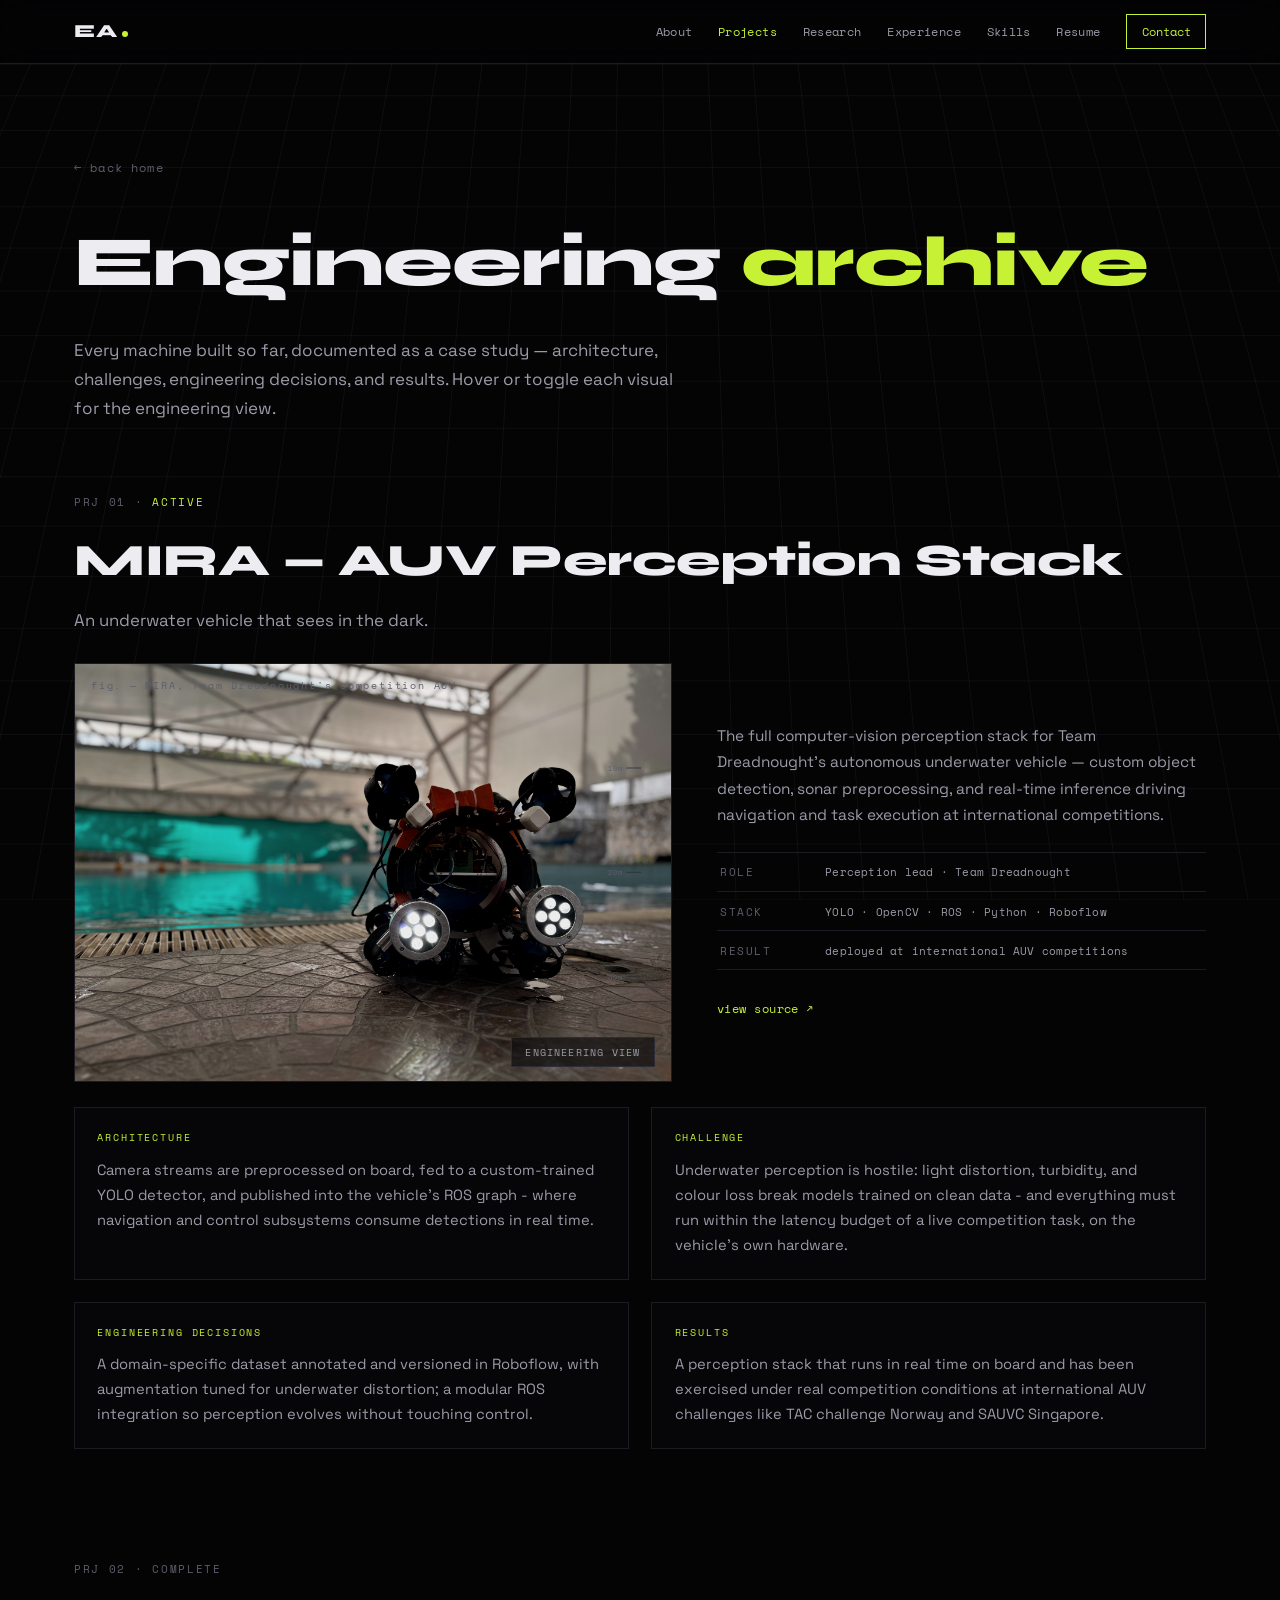
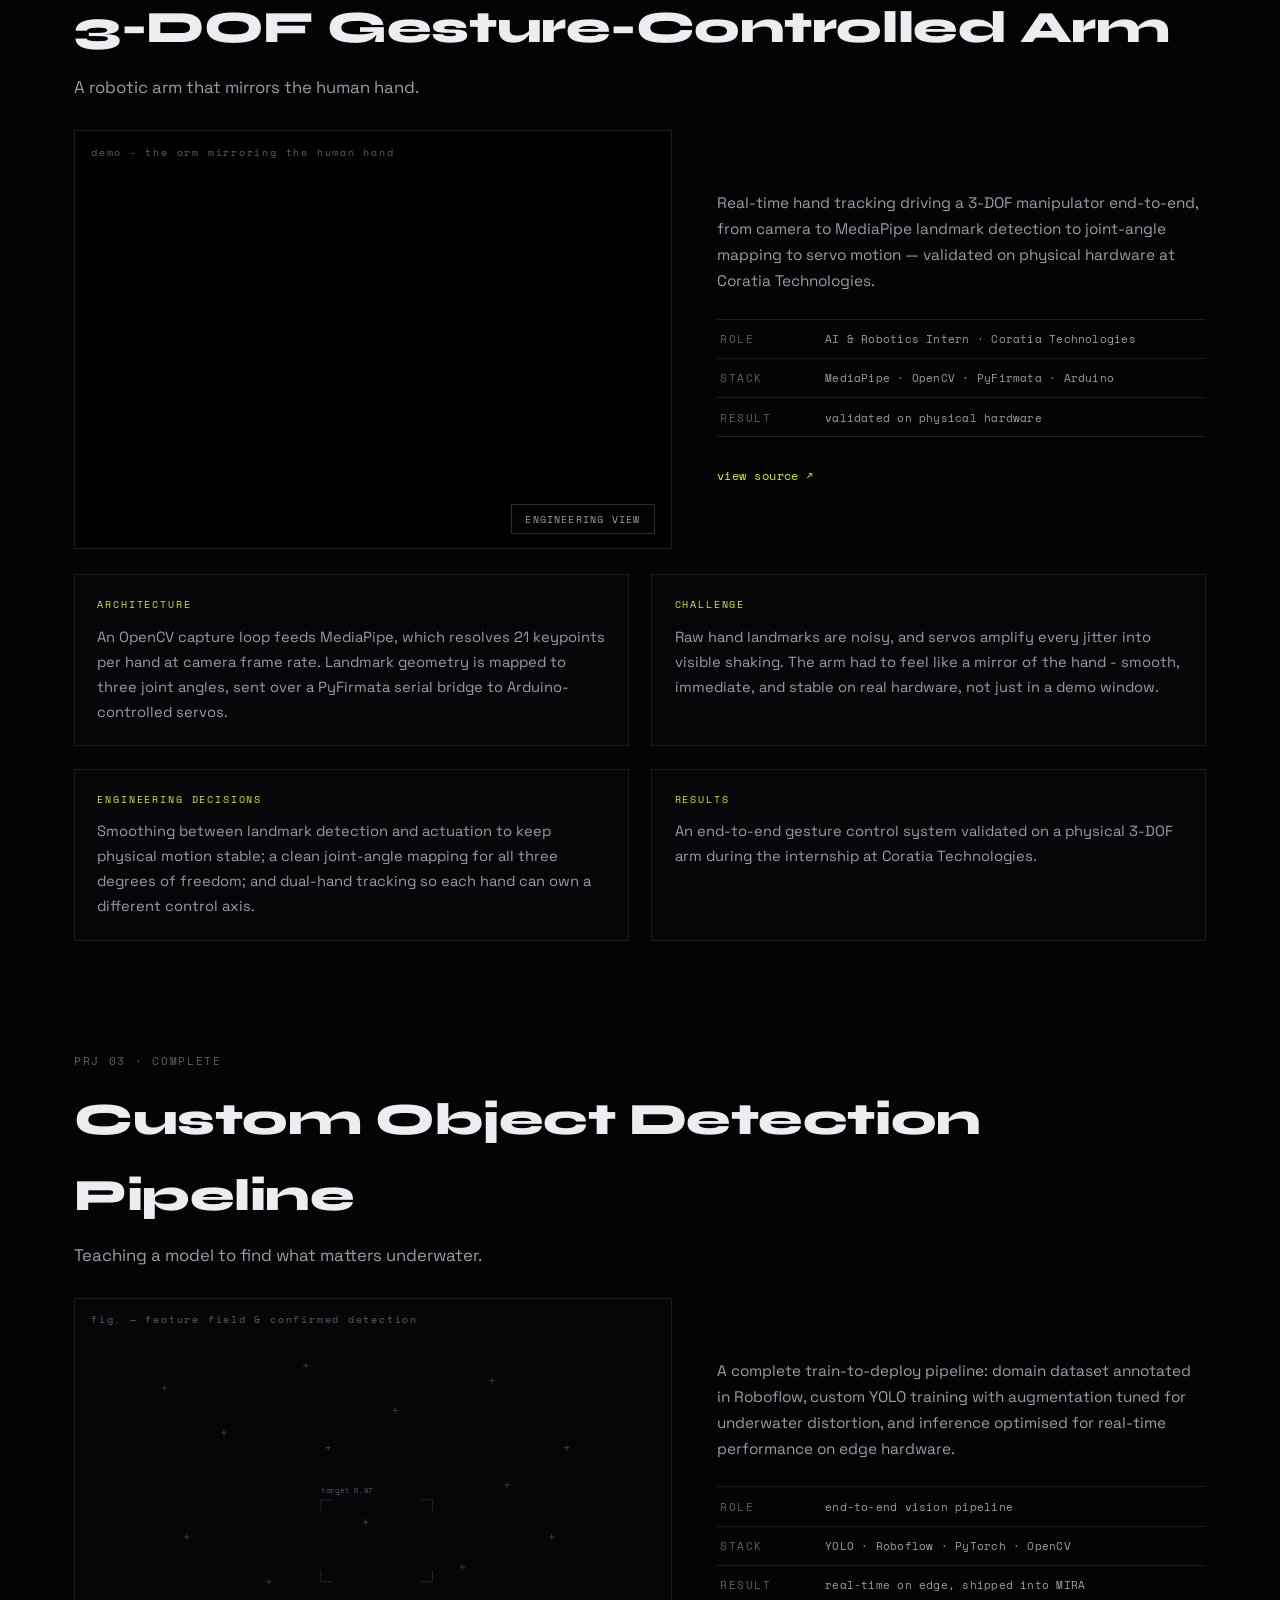
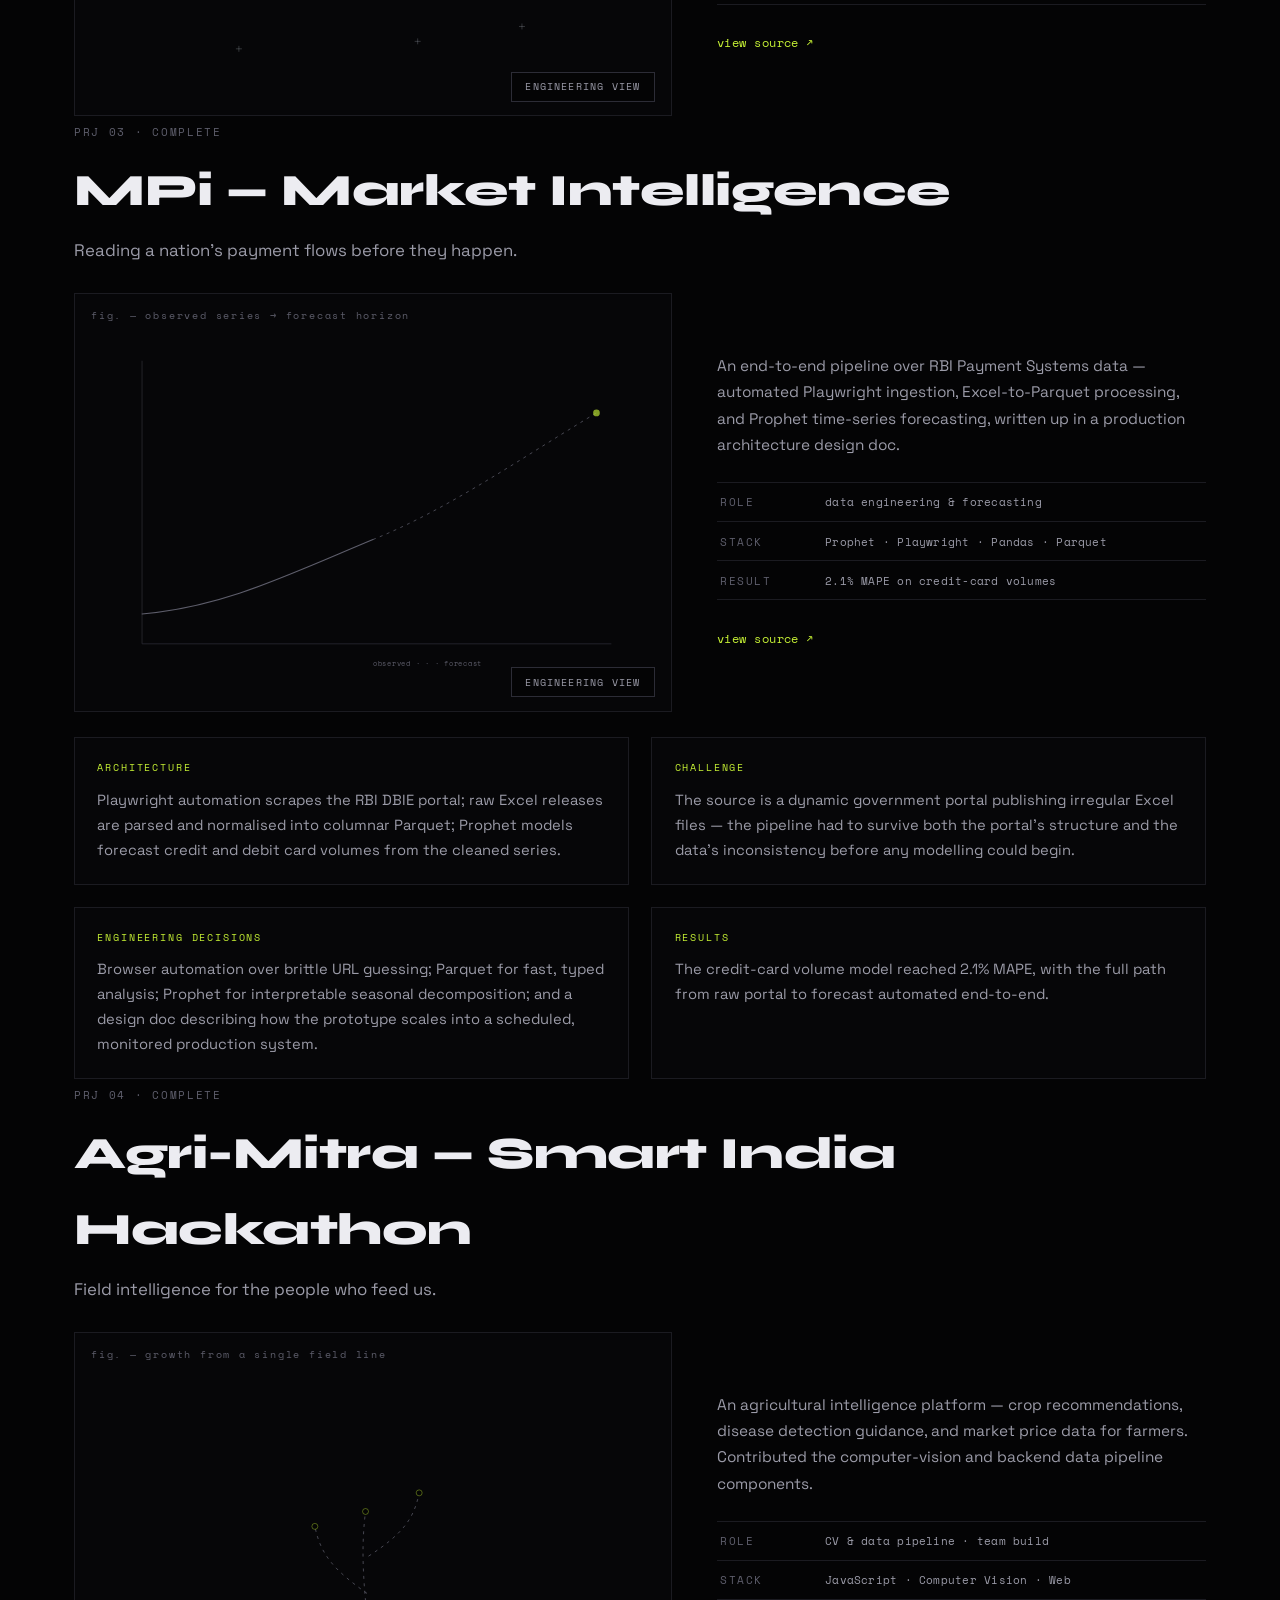
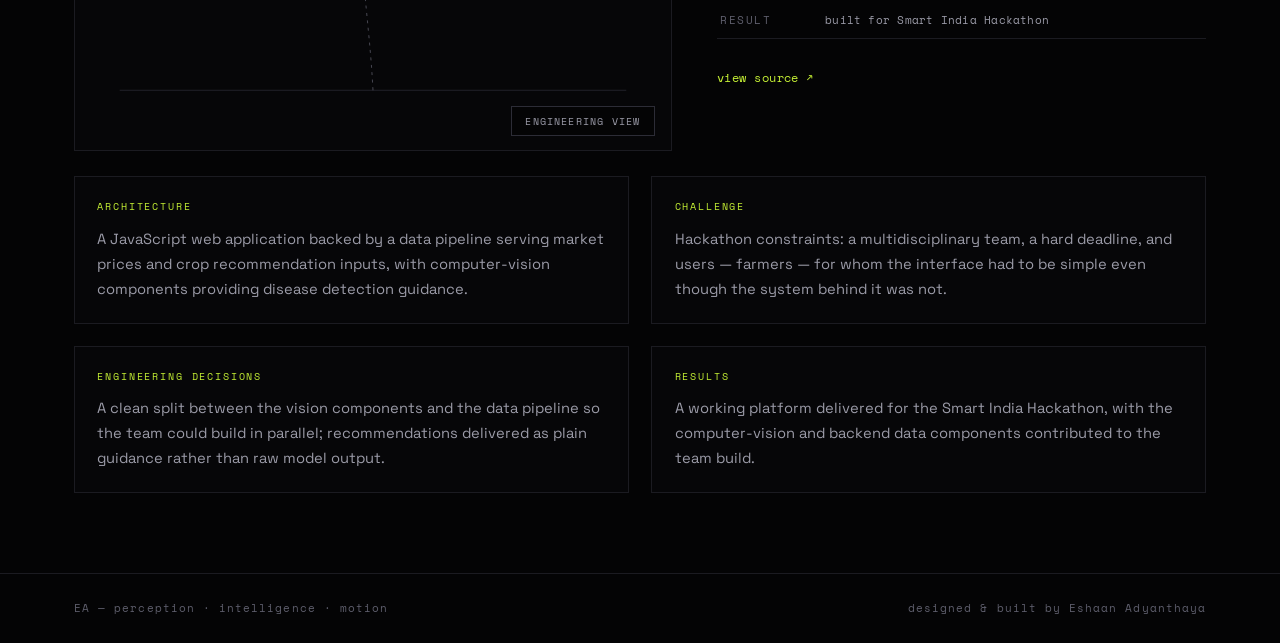
<file: projects.html>
<!DOCTYPE html>
<html lang="en">
<head>
    <meta charset="UTF-8">
    <meta name="viewport" content="width=device-width, initial-scale=1.0">
    <title>Engineering Archive | Eshaan Adyanthaya</title>
    <meta name="description" content="The complete engineering archive of Eshaan Adyanthaya — case studies in computer vision, robotics, machine learning, and software engineering.">
    <meta name="theme-color" content="#040405">
    <link rel="icon" type="image/svg+xml" href="favicon.svg">
    <link rel="apple-touch-icon" href="apple-touch-icon.png">
    <link rel="preconnect" href="https://fonts.googleapis.com">
    <link rel="preconnect" href="https://fonts.gstatic.com" crossorigin>
    <link href="https://fonts.googleapis.com/css2?family=Space+Grotesk:wght@400;500;600&family=Space+Mono:wght@400;700&family=Syne:wght@500;600;700;800&display=swap" rel="stylesheet">
    <link rel="stylesheet" href="styles.css?v=9">
</head>
<body>

    <canvas id="field" aria-hidden="true"></canvas>

    <nav class="nav" id="nav" aria-label="Primary">
        <div class="nav-inner">
            <a href="index.html" class="nav-brand">EA<span class="brand-pulse" aria-hidden="true"></span></a>
            <div class="nav-links">
                <a href="index.html#about" class="nav-link">About</a>
                <a href="index.html#projects" class="nav-link active">Projects</a>
                <a href="index.html#research" class="nav-link">Research</a>
                <a href="index.html#experience" class="nav-link">Experience</a>
                <a href="index.html#skills" class="nav-link">Skills</a>
                <a href="resume.html" class="nav-link">Resume</a>
                <a href="index.html#contact" class="nav-cta">Contact</a>
            </div>
        </div>
    </nav>

    <main>

    <div class="page-hero">
        <a href="index.html" class="back-link rv vis">← back home</a>
        <h1 class="page-title rv vis">Engineering <span class="em">archive</span></h1>
        <p class="page-desc rv vis">Every machine built so far, documented as a case study —
        architecture, challenges, engineering decisions, and results. Hover or toggle each
        visual for the engineering view.</p>
    </div>

    <div class="archive">

        <!-- ═══ CASE 01 · MIRA ═══ -->
        <article class="case rv" id="mira">
            <header class="case-head">
                <span class="case-idx mono">PRJ 01 · <span class="live">active</span></span>
                <h2 class="case-name">MIRA — AUV Perception Stack</h2>
                <p class="case-mission">An underwater vehicle that sees in the dark.</p>
            </header>
            <div class="exhibit" data-theme="auv">
                <div class="ex-visual">
                    <img class="ex-photo" src="image/auv.jpeg" alt="MIRA autonomous underwater vehicle" loading="lazy">
                    <svg class="ex-stage" viewBox="0 0 800 560" preserveAspectRatio="xMidYMid slice" aria-hidden="true"></svg>
                    <span class="ex-index mono">fig. — MIRA, Team Dreadnought's competition AUV</span>
                    <button class="ex-toggle mono" aria-pressed="false">engineering view</button>
                </div>
                <div class="ex-spec">
                    <p class="ex-desc">The full computer-vision perception stack for Team Dreadnought's
                    autonomous underwater vehicle — custom object detection, sonar preprocessing, and
                    real-time inference driving navigation and task execution at international competitions.</p>
                    <dl class="ex-table mono">
                        <div><dt>role</dt><dd>Perception lead · Team Dreadnought</dd></div>
                        <div><dt>stack</dt><dd>YOLO · OpenCV · ROS · Python · Roboflow</dd></div>
                        <div><dt>result</dt><dd>deployed at international AUV competitions</dd></div>
                    </dl>
                    <a class="ex-link mono" href="https://github.com/Eshaan0110/AUV-Mira" target="_blank" rel="noopener">view source ↗</a>
                </div>
            </div>
            <div class="case-grid">
                <div class="case-block rv">
                    <h3 class="mono">architecture</h3>
                    <p>Camera streams are preprocessed on board, fed to a custom-trained YOLO
                    detector, and published into the vehicle's ROS graph - where navigation and control
                    subsystems consume detections in real time.</p>
                </div>
                <div class="case-block rv">
                    <h3 class="mono">challenge</h3>
                    <p>Underwater perception is hostile: light distortion, turbidity, and colour loss break
                    models trained on clean data - and everything must run within the latency budget of a
                    live competition task, on the vehicle's own hardware.</p>
                </div>
                <div class="case-block rv">
                    <h3 class="mono">engineering decisions</h3>
                    <p>A domain-specific dataset annotated and versioned in Roboflow, with augmentation
                    tuned for underwater distortion; a modular ROS integration so perception evolves without touching control.</p>
                </div>
                <div class="case-block rv">
                    <h3 class="mono">results</h3>
                    <p>A perception stack that runs in real time on board and has been exercised under
                    real competition conditions at international AUV challenges like TAC challenge Norway and SAUVC Singapore.</p>
                </div>
            </div>
        </article>

        <!-- ═══ CASE 02 · ROBOTIC ARM ═══ -->
        <article class="case rv" id="arm">
            <header class="case-head">
                <span class="case-idx mono">PRJ 02 · complete</span>
                <h2 class="case-name">3-DOF Gesture-Controlled Arm</h2>
                <p class="case-mission">A robotic arm that mirrors the human hand.</p>
            </header>
            <div class="exhibit" data-theme="kinematics">
                <div class="ex-visual">
                    <video class="ex-video" src="image/robarm.mp4" autoplay loop muted playsinline preload="metadata" aria-label="Gesture-controlled robotic arm tracking a human hand in real time"></video>
                    <svg class="ex-stage" viewBox="0 0 800 560" preserveAspectRatio="xMidYMid slice" aria-hidden="true"></svg>
                    <span class="ex-index mono">demo - the arm mirroring the human hand</span>
                    <button class="ex-toggle mono" aria-pressed="false">engineering view</button>
                </div>
                <div class="ex-spec">
                    <p class="ex-desc">Real-time hand tracking driving a 3-DOF manipulator end-to-end, 
                    from camera to MediaPipe landmark detection to joint-angle mapping to servo motion —
                    validated on physical hardware at Coratia Technologies.</p>
                    <dl class="ex-table mono">
                        <div><dt>role</dt><dd>AI &amp; Robotics Intern · Coratia Technologies</dd></div>
                        <div><dt>stack</dt><dd>MediaPipe · OpenCV · PyFirmata · Arduino</dd></div>
                        <div><dt>result</dt><dd>validated on physical hardware</dd></div>
                    </dl>
                    <a class="ex-link mono" href="https://github.com/Eshaan0110/Eshaan--Coratia-Technologies" target="_blank" rel="noopener">view source ↗</a>
                </div>
            </div>
            <div class="case-grid">
                <div class="case-block rv">
                    <h3 class="mono">architecture</h3>
                    <p>An OpenCV capture loop feeds MediaPipe, which resolves 21 keypoints per hand at
                    camera frame rate. Landmark geometry is mapped to three joint angles, sent over a
                    PyFirmata serial bridge to Arduino-controlled servos.</p>
                </div>
                <div class="case-block rv">
                    <h3 class="mono">challenge</h3>
                    <p>Raw hand landmarks are noisy, and servos amplify every jitter into visible shaking.
                    The arm had to feel like a mirror of the hand - smooth, immediate, and stable on real
                    hardware, not just in a demo window.</p>
                </div>
                <div class="case-block rv">
                    <h3 class="mono">engineering decisions</h3>
                    <p>Smoothing between landmark detection and actuation to keep physical motion stable;
                    a clean joint-angle mapping for all three degrees of freedom; and dual-hand tracking
                    so each hand can own a different control axis.</p>
                </div>
                <div class="case-block rv">
                    <h3 class="mono">results</h3>
                    <p>An end-to-end gesture control system validated on a physical 3-DOF arm during the
                    internship at Coratia Technologies.</p>
                </div>
            </div>
        </article>

        <!-- ═══ CASE 03 · OBJECT DETECTION ═══ -->
        <article class="case rv" id="detect">
            <header class="case-head">
                <span class="case-idx mono">PRJ 03 · complete</span>
                <h2 class="case-name">Custom Object Detection Pipeline</h2>
                <p class="case-mission">Teaching a model to find what matters underwater.</p>
            </header>
            <div class="exhibit" data-theme="vision">
                <div class="ex-visual">
                    <svg class="ex-stage" viewBox="0 0 800 560" preserveAspectRatio="xMidYMid slice" aria-hidden="true"></svg>
                    <span class="ex-index mono">fig. — feature field &amp; confirmed detection</span>
                    <button class="ex-toggle mono" aria-pressed="false">engineering view</button>
                </div>
                <div class="ex-spec">
                    <p class="ex-desc">A complete train-to-deploy pipeline: domain dataset annotated in
                    Roboflow, custom YOLO training with augmentation tuned for underwater distortion, and
                    inference optimised for real-time performance on edge hardware.</p>
                    <dl class="ex-table mono">
                        <div><dt>role</dt><dd>end-to-end vision pipeline</dd></div>
                        <div><dt>stack</dt><dd>YOLO · Roboflow · PyTorch · OpenCV</dd></div>
                        <div><dt>result</dt><dd>real-time on edge, shipped into MIRA</dd></div>
                    </dl>
                    <a class="ex-link mono" href="https://github.com/Eshaan0110/AUV-Mira" target="_blank" rel="noopener">view source ↗</a>
                </div>
            </div>
            <!-- <div class="case-grid">
                <div class="case-block rv">
                    <h3 class="mono">architecture</h3>
                    <p>Dataset annotation and versioning in Roboflow with controlled splits; custom YOLO
                    training in PyTorch; then an optimisation pass balancing model size, input resolution,
                    and pipeline latency for the deployment target.</p>
                </div>
                <div class="case-block rv">
                    <h3 class="mono">challenge</h3>
                    <p>Domain shift: pretrained detectors collapse on underwater imagery, and the deployment
                    hardware is a constrained edge device — accuracy had to survive both the water and the
                    compute budget.</p>
                </div>
                <div class="case-block rv">
                    <h3 class="mono">engineering decisions</h3>
                    <p>Building a domain-specific dataset rather than fine-tuning on generic data; versioned
                    augmentation policies per experiment; and treating real-time inference as a design
                    constraint from day one, not an afterthought.</p>
                </div>
                <div class="case-block rv">
                    <h3 class="mono">results</h3>
                    <p>Real-time detection on edge hardware, shipped into the MIRA competition perception
                    stack and exercised under live competition conditions.</p>
                </div>
            </div>
        </article> -->

        <!-- ═══ CASE 04 · MPi ═══ -->
        <article class="case rv" id="mpi">
            <header class="case-head">
                <span class="case-idx mono">PRJ 03 · complete</span>
                <h2 class="case-name">MPi — Market Intelligence</h2>
                <p class="case-mission">Reading a nation's payment flows before they happen.</p>
            </header>
            <div class="exhibit" data-theme="forecast">
                <div class="ex-visual">
                    <svg class="ex-stage" viewBox="0 0 800 560" preserveAspectRatio="xMidYMid slice" aria-hidden="true"></svg>
                    <span class="ex-index mono">fig. — observed series → forecast horizon</span>
                    <button class="ex-toggle mono" aria-pressed="false">engineering view</button>
                </div>
                <div class="ex-spec">
                    <p class="ex-desc">An end-to-end pipeline over RBI Payment Systems data — automated
                    Playwright ingestion, Excel-to-Parquet processing, and Prophet time-series forecasting,
                    written up in a production architecture design doc.</p>
                    <dl class="ex-table mono">
                        <div><dt>role</dt><dd>data engineering &amp; forecasting</dd></div>
                        <div><dt>stack</dt><dd>Prophet · Playwright · Pandas · Parquet</dd></div>
                        <div><dt>result</dt><dd>2.1% MAPE on credit-card volumes</dd></div>
                    </dl>
                    <a class="ex-link mono" href="https://github.com/Eshaan0110/mpi-market-intelligence" target="_blank" rel="noopener">view source ↗</a>
                </div>
            </div>
            <div class="case-grid">
                <div class="case-block rv">
                    <h3 class="mono">architecture</h3>
                    <p>Playwright automation scrapes the RBI DBIE portal; raw Excel releases are parsed and
                    normalised into columnar Parquet; Prophet models forecast credit and debit card volumes
                    from the cleaned series.</p>
                </div>
                <div class="case-block rv">
                    <h3 class="mono">challenge</h3>
                    <p>The source is a dynamic government portal publishing irregular Excel files — the
                    pipeline had to survive both the portal's structure and the data's inconsistency before
                    any modelling could begin.</p>
                </div>
                <div class="case-block rv">
                    <h3 class="mono">engineering decisions</h3>
                    <p>Browser automation over brittle URL guessing; Parquet for fast, typed analysis;
                    Prophet for interpretable seasonal decomposition; and a design doc describing how the
                    prototype scales into a scheduled, monitored production system.</p>
                </div>
                <div class="case-block rv">
                    <h3 class="mono">results</h3>
                    <p>The credit-card volume model reached 2.1% MAPE, with the full path from raw portal
                    to forecast automated end-to-end.</p>
                </div>
            </div>
        </article>

        <!-- ═══ CASE 05 · DEEP LEARNING JOURNEY ═══ -->
        <!-- <article class="case rv" id="dlj">
            <header class="case-head">
                <span class="case-idx mono">PRJ 05 · <span class="live">active</span></span>
                <h2 class="case-name">Deep Learning Journey</h2>
                <p class="case-mission">Deep learning, rebuilt by hand from zero.</p>
            </header>
            <div class="exhibit" data-theme="learning">
                <div class="ex-visual">
                    <svg class="ex-stage" viewBox="0 0 800 560" preserveAspectRatio="xMidYMid slice" aria-hidden="true"></svg>
                    <span class="ex-index mono">fig. — a loss curve settling into its minimum</span>
                    <button class="ex-toggle mono" aria-pressed="false">engineering view</button>
                </div>
                <div class="ex-spec">
                    <p class="ex-desc">A structured, ground-up curriculum built in public — neural networks
                    and backpropagation from scratch in NumPy, then PyTorch training loops, CNNs, and
                    transfer learning. Every concept proven in runnable code.</p>
                    <dl class="ex-table mono">
                        <div><dt>role</dt><dd>self-directed curriculum</dd></div>
                        <div><dt>stack</dt><dd>NumPy · PyTorch · Jupyter</dd></div>
                        <div><dt>result</dt><dd>46 notebooks, built in public</dd></div>
                    </dl>
                    <a class="ex-link mono" href="https://github.com/Eshaan0110/Deep-Learning-Journey" target="_blank" rel="noopener">view source ↗</a>
                </div>
            </div>
            <div class="case-grid">
                <div class="case-block rv">
                    <h3 class="mono">architecture</h3>
                    <p>A deliberate progression: forward passes, backpropagation, and gradient descent by
                    hand in NumPy first; then PyTorch tensors, autograd, and training loops; then CNNs and
                    transfer learning applied to vision problems.</p>
                </div>
                <div class="case-block rv">
                    <h3 class="mono">challenge</h3>
                    <p>Tutorials create the illusion of understanding. The goal was the real thing — being
                    able to rebuild every layer of the stack from an empty file, without reference.</p>
                </div>
                <div class="case-block rv">
                    <h3 class="mono">engineering decisions</h3>
                    <p>From-scratch implementations before frameworks; one runnable notebook per concept;
                    and building in public so the record of progress is honest and inspectable.</p>
                </div>
                <div class="case-block rv">
                    <h3 class="mono">results</h3>
                    <p>46 commits of working notebooks covering the path from raw NumPy to transfer
                    learning — the foundation under the vision systems in this archive.</p>
                </div>
            </div>
        </article> -->

        <!-- ═══ CASE 06 · AGRI-MITRA ═══ -->
        <article class="case rv" id="agri">
            <header class="case-head">
                <span class="case-idx mono">PRJ 04 · complete</span>
                <h2 class="case-name">Agri-Mitra — Smart India Hackathon</h2>
                <p class="case-mission">Field intelligence for the people who feed us.</p>
            </header>
            <div class="exhibit" data-theme="fieldwork">
                <div class="ex-visual">
                    <svg class="ex-stage" viewBox="0 0 800 560" preserveAspectRatio="xMidYMid slice" aria-hidden="true"></svg>
                    <span class="ex-index mono">fig. — growth from a single field line</span>
                    <button class="ex-toggle mono" aria-pressed="false">engineering view</button>
                </div>
                <div class="ex-spec">
                    <p class="ex-desc">An agricultural intelligence platform — crop recommendations, disease
                    detection guidance, and market price data for farmers. Contributed the computer-vision
                    and backend data pipeline components.</p>
                    <dl class="ex-table mono">
                        <div><dt>role</dt><dd>CV &amp; data pipeline · team build</dd></div>
                        <div><dt>stack</dt><dd>JavaScript · Computer Vision · Web</dd></div>
                        <div><dt>result</dt><dd>built for Smart India Hackathon</dd></div>
                    </dl>
                    <a class="ex-link mono" href="https://github.com/Eshaan0110/Agri-Mitra" target="_blank" rel="noopener">view source ↗</a>
                </div>
            </div>
            <div class="case-grid">
                <div class="case-block rv">
                    <h3 class="mono">architecture</h3>
                    <p>A JavaScript web application backed by a data pipeline serving market prices and crop
                    recommendation inputs, with computer-vision components providing disease detection
                    guidance.</p>
                </div>
                <div class="case-block rv">
                    <h3 class="mono">challenge</h3>
                    <p>Hackathon constraints: a multidisciplinary team, a hard deadline, and users — farmers —
                    for whom the interface had to be simple even though the system behind it was not.</p>
                </div>
                <div class="case-block rv">
                    <h3 class="mono">engineering decisions</h3>
                    <p>A clean split between the vision components and the data pipeline so the team could
                    build in parallel; recommendations delivered as plain guidance rather than raw model
                    output.</p>
                </div>
                <div class="case-block rv">
                    <h3 class="mono">results</h3>
                    <p>A working platform delivered for the Smart India Hackathon, with the computer-vision
                    and backend data components contributed to the team build.</p>
                </div>
            </div>
        </article>

    </div>

    </main>

    <footer class="footer">
        <div class="footer-inner">
            <span class="mono">EA — perception · intelligence · motion</span>
            <span class="mono footer-note">designed &amp; built by Eshaan Adyanthaya</span>
        </div>
    </footer>

    <script src="mind.js?v=9" defer></script>
</body>
</html>
</file>
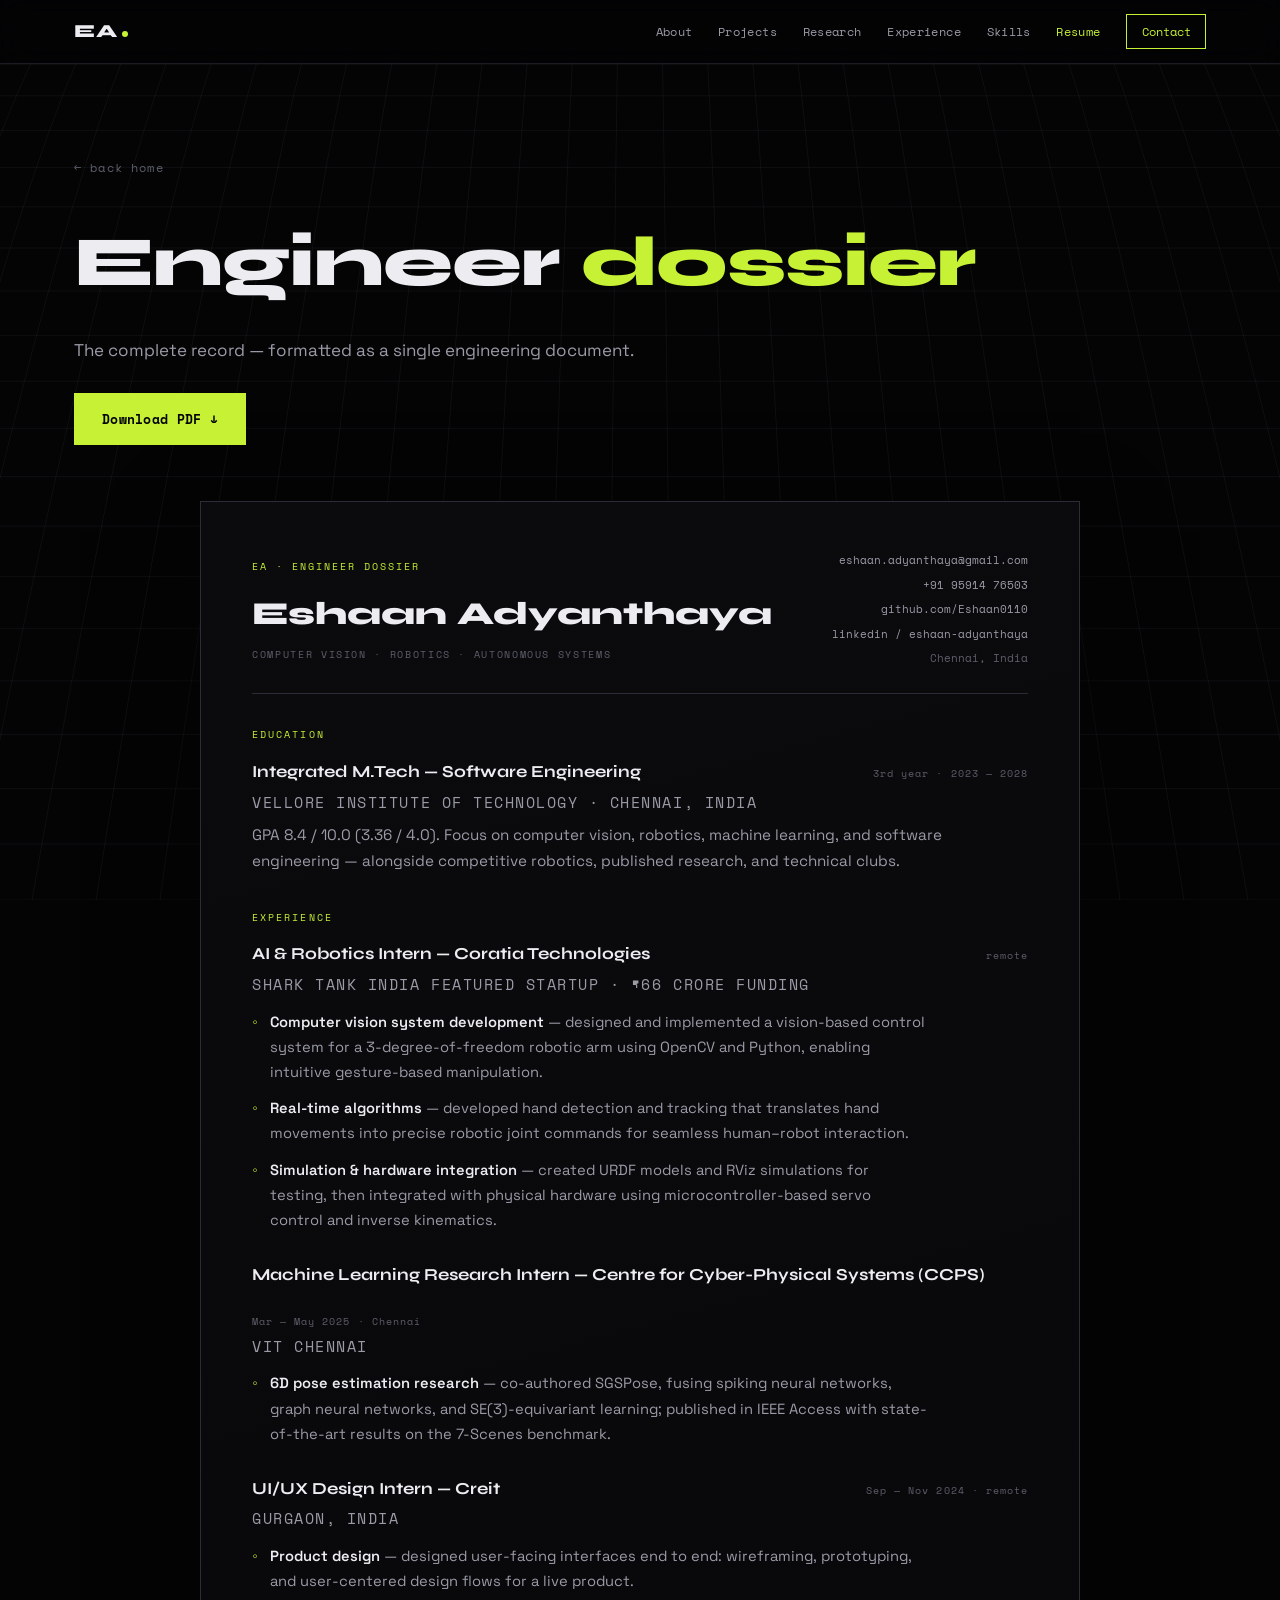
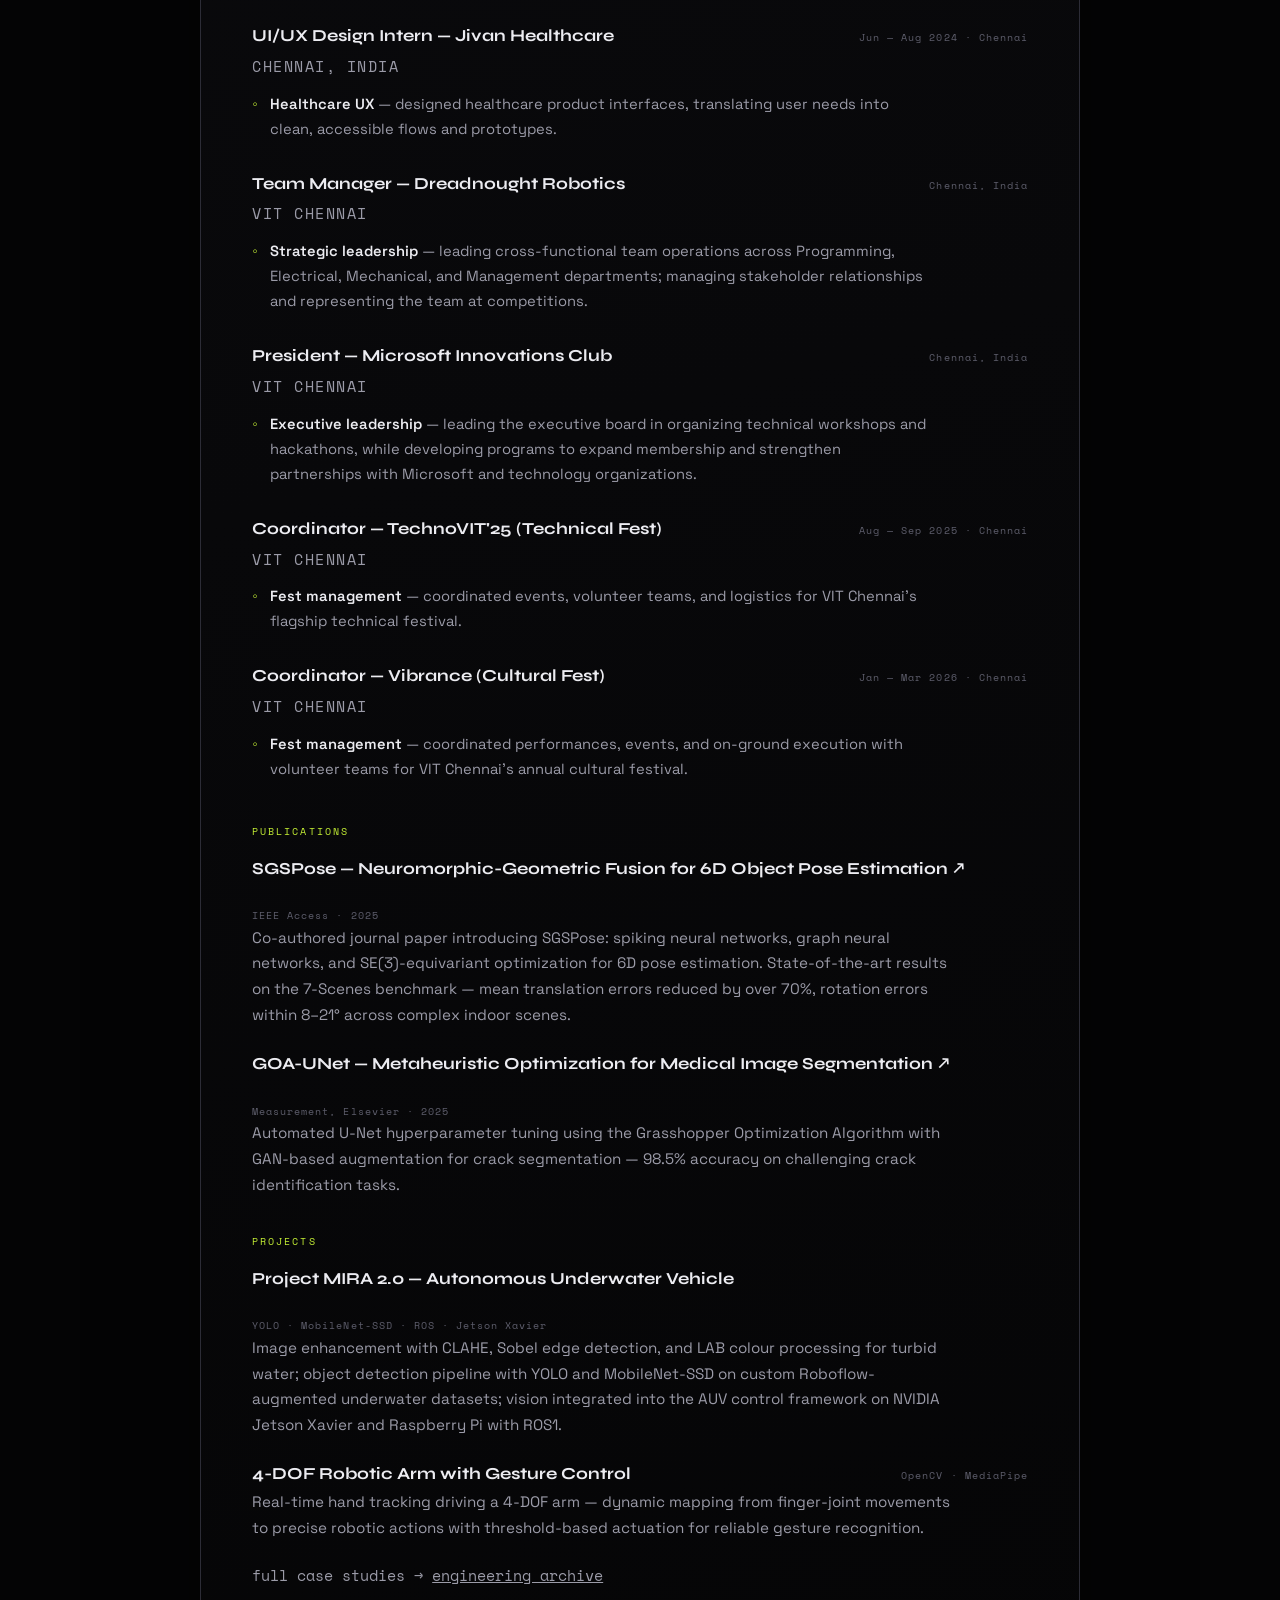
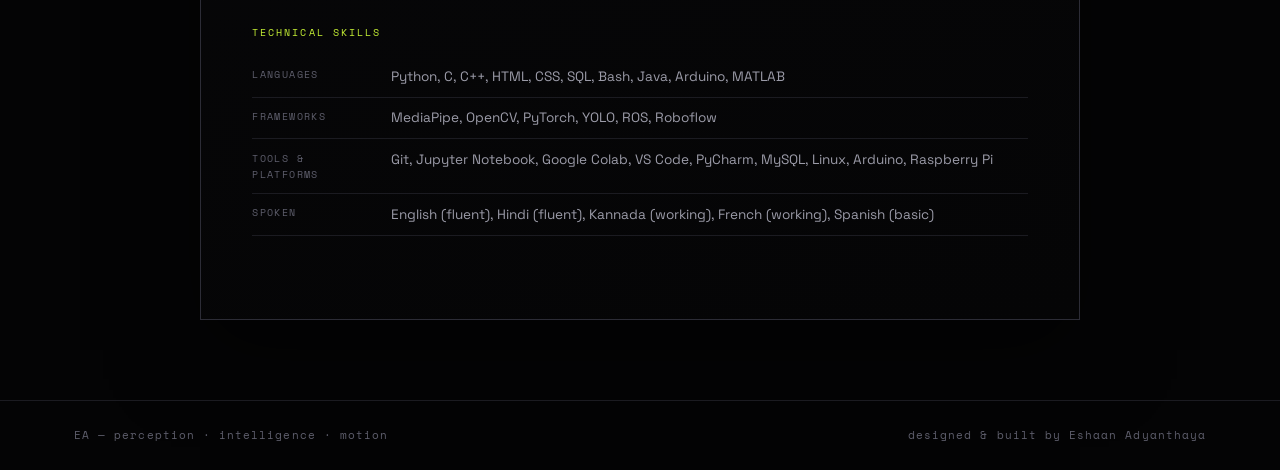
<file: resume.html>
<!DOCTYPE html>
<html lang="en">
<head>
    <meta charset="UTF-8">
    <meta name="viewport" content="width=device-width, initial-scale=1.0">
    <title>Resume | Eshaan Adyanthaya</title>
    <meta name="description" content="Resume of Eshaan Adyanthaya — Computer Vision & Robotics engineer. Education, experience, publications, projects, and technical skills.">
    <meta name="theme-color" content="#040405">
    <link rel="icon" type="image/svg+xml" href="favicon.svg">
    <link rel="apple-touch-icon" href="apple-touch-icon.png">
    <link rel="preconnect" href="https://fonts.googleapis.com">
    <link rel="preconnect" href="https://fonts.gstatic.com" crossorigin>
    <link href="https://fonts.googleapis.com/css2?family=Space+Grotesk:wght@400;500;600&family=Space+Mono:wght@400;700&family=Syne:wght@500;600;700;800&display=swap" rel="stylesheet">
    <link rel="stylesheet" href="styles.css?v=9">
</head>
<body class="resume-page">

    <canvas id="field" aria-hidden="true"></canvas>

    <nav class="nav" id="nav" aria-label="Primary">
        <div class="nav-inner">
            <a href="index.html" class="nav-brand">EA<span class="brand-pulse" aria-hidden="true"></span></a>
            <div class="nav-links">
                <a href="index.html#about" class="nav-link">About</a>
                <a href="index.html#projects" class="nav-link">Projects</a>
                <a href="index.html#research" class="nav-link">Research</a>
                <a href="index.html#experience" class="nav-link">Experience</a>
                <a href="index.html#skills" class="nav-link">Skills</a>
                <a href="resume.html" class="nav-link active">Resume</a>
                <a href="index.html#contact" class="nav-cta">Contact</a>
            </div>
        </div>
    </nav>

    <main>

    <div class="page-hero">
        <a href="index.html" class="back-link rv vis">← back home</a>
        <h1 class="page-title rv vis">Engineer <span class="em">dossier</span></h1>
        <p class="page-desc rv vis">The complete record — formatted as a single engineering document.</p>
        <a class="btn btn-lime resume-dl rv vis" href="Eshaan_Adyanthaya_Resume.pdf" download="Eshaan_Adyanthaya_Resume.pdf">Download PDF ↓</a>
    </div>

    <div class="dossier-page rv" id="dossier-doc">

        <header class="dp-head">
            <div>
                <span class="dd-stamp mono">EA · ENGINEER DOSSIER</span>
                <h2 class="dp-name">Eshaan Adyanthaya</h2>
                <p class="dp-role mono">Computer Vision · Robotics · Autonomous Systems</p>
            </div>
            <address class="dp-contact mono">
                <a href="mailto:eshaan.adyanthaya@gmail.com">eshaan.adyanthaya@gmail.com</a>
                <a href="tel:+919591476503">+91 95914 76503</a>
                <a href="https://github.com/Eshaan0110" target="_blank" rel="noopener">github.com/Eshaan0110</a>
                <a href="https://www.linkedin.com/in/eshaan-adyanthaya-87a88a288/" target="_blank" rel="noopener">linkedin / eshaan-adyanthaya</a>
                <span>Chennai, India</span>
            </address>
        </header>

        <section class="dp-section">
            <h3 class="dp-label mono">education</h3>
            <div class="dp-entry">
                <div class="dp-entry-head">
                    <h4>Integrated M.Tech — Software Engineering</h4>
                    <span class="mono">3rd year · 2023 — 2028</span>
                </div>
                <p class="dp-org mono">Vellore Institute of Technology · Chennai, India</p>
                <p>GPA 8.4 / 10.0 (3.36 / 4.0). Focus on computer vision, robotics, machine learning, and
                software engineering — alongside competitive robotics, published research, and technical clubs.</p>
            </div>
        </section>

        <section class="dp-section">
            <h3 class="dp-label mono">experience</h3>
            <div class="dp-entry">
                <div class="dp-entry-head">
                    <h4>AI &amp; Robotics Intern — Coratia Technologies</h4>
                    <span class="mono">remote</span>
                </div>
                <p class="dp-org mono">Shark Tank India featured startup · ₹66 crore funding</p>
                <ul class="dp-bullets">
                    <li><strong>Computer vision system development</strong> — designed and implemented a vision-based
                    control system for a 3-degree-of-freedom robotic arm using OpenCV and Python, enabling intuitive
                    gesture-based manipulation.</li>
                    <li><strong>Real-time algorithms</strong> — developed hand detection and tracking that translates
                    hand movements into precise robotic joint commands for seamless human–robot interaction.</li>
                    <li><strong>Simulation &amp; hardware integration</strong> — created URDF models and RViz simulations
                    for testing, then integrated with physical hardware using microcontroller-based servo control and
                    inverse kinematics.</li>
                </ul>
            </div>
            <div class="dp-entry">
                <div class="dp-entry-head">
                    <h4>Machine Learning Research Intern — Centre for Cyber-Physical Systems (CCPS)</h4>
                    <span class="mono">Mar — May 2025 · Chennai</span>
                </div>
                <p class="dp-org mono">VIT Chennai</p>
                <ul class="dp-bullets">
                    <li><strong>6D pose estimation research</strong> — co-authored SGSPose, fusing spiking neural
                    networks, graph neural networks, and SE(3)-equivariant learning; published in IEEE Access with
                    state-of-the-art results on the 7-Scenes benchmark.</li>
                </ul>
            </div>
            <div class="dp-entry">
                <div class="dp-entry-head">
                    <h4>UI/UX Design Intern — Creit</h4>
                    <span class="mono">Sep — Nov 2024 · remote</span>
                </div>
                <p class="dp-org mono">Gurgaon, India</p>
                <ul class="dp-bullets">
                    <li><strong>Product design</strong> — designed user-facing interfaces end to end: wireframing,
                    prototyping, and user-centered design flows for a live product.</li>
                </ul>
            </div>
            <div class="dp-entry">
                <div class="dp-entry-head">
                    <h4>UI/UX Design Intern — Jivan Healthcare</h4>
                    <span class="mono">Jun — Aug 2024 · Chennai</span>
                </div>
                <p class="dp-org mono">Chennai, India</p>
                <ul class="dp-bullets">
                    <li><strong>Healthcare UX</strong> — designed healthcare product interfaces, translating user
                    needs into clean, accessible flows and prototypes.</li>
                </ul>
            </div>
            <div class="dp-entry">
                <div class="dp-entry-head">
                    <h4>Team Manager — Dreadnought Robotics</h4>
                    <span class="mono">Chennai, India</span>
                </div>
                <p class="dp-org mono">VIT Chennai</p>
                <ul class="dp-bullets">
                    <li><strong>Strategic leadership</strong> — leading cross-functional team operations across
                    Programming, Electrical, Mechanical, and Management departments; managing stakeholder relationships
                    and representing the team at competitions.</li>
                </ul>
            </div>
            <div class="dp-entry">
                <div class="dp-entry-head">
                    <h4>President — Microsoft Innovations Club</h4>
                    <span class="mono">Chennai, India</span>
                </div>
                <p class="dp-org mono">VIT Chennai</p>
                <ul class="dp-bullets">
                    <li><strong>Executive leadership</strong> — leading the executive board in organizing technical
                    workshops and hackathons, while developing programs to expand membership and strengthen partnerships
                    with Microsoft and technology organizations.</li>
                </ul>
            </div>
            <div class="dp-entry">
                <div class="dp-entry-head">
                    <h4>Coordinator — TechnoVIT'25 (Technical Fest)</h4>
                    <span class="mono">Aug — Sep 2025 · Chennai</span>
                </div>
                <p class="dp-org mono">VIT Chennai</p>
                <ul class="dp-bullets">
                    <li><strong>Fest management</strong> — coordinated events, volunteer teams, and logistics for
                    VIT Chennai's flagship technical festival.</li>
                </ul>
            </div>
            <div class="dp-entry">
                <div class="dp-entry-head">
                    <h4>Coordinator — Vibrance (Cultural Fest)</h4>
                    <span class="mono">Jan — Mar 2026 · Chennai</span>
                </div>
                <p class="dp-org mono">VIT Chennai</p>
                <ul class="dp-bullets">
                    <li><strong>Fest management</strong> — coordinated performances, events, and on-ground execution
                    with volunteer teams for VIT Chennai's annual cultural festival.</li>
                </ul>
            </div>
        </section>

        <section class="dp-section">
            <h3 class="dp-label mono">publications</h3>
            <div class="dp-entry">
                <div class="dp-entry-head">
                    <h4><a href="https://ieeexplore.ieee.org/document/11338761" target="_blank" rel="noopener">SGSPose — Neuromorphic-Geometric Fusion for 6D Object Pose Estimation ↗</a></h4>
                    <span class="mono">IEEE Access · 2025</span>
                </div>
                <p>Co-authored journal paper introducing SGSPose: spiking neural networks, graph neural networks,
                and SE(3)-equivariant optimization for 6D pose estimation. State-of-the-art results on the 7-Scenes
                benchmark — mean translation errors reduced by over 70%, rotation errors within 8–21° across complex
                indoor scenes.</p>
            </div>
            <div class="dp-entry">
                <div class="dp-entry-head">
                    <h4><a href="https://www.sciencedirect.com/science/article/pii/S0263224125035572" target="_blank" rel="noopener">GOA-UNet — Metaheuristic Optimization for Medical Image Segmentation ↗</a></h4>
                    <span class="mono">Measurement, Elsevier · 2025</span>
                </div>
                <p>Automated U-Net hyperparameter tuning using the Grasshopper Optimization Algorithm with GAN-based
                augmentation for crack segmentation — 98.5% accuracy on challenging crack identification tasks.</p>
            </div>
        </section>

        <section class="dp-section">
            <h3 class="dp-label mono">projects</h3>
            <div class="dp-entry">
                <div class="dp-entry-head">
                    <h4>Project MIRA 2.0 — Autonomous Underwater Vehicle</h4>
                    <span class="mono">YOLO · MobileNet-SSD · ROS · Jetson Xavier</span>
                </div>
                <p>Image enhancement with CLAHE, Sobel edge detection, and LAB colour processing for turbid water;
                object detection pipeline with YOLO and MobileNet-SSD on custom Roboflow-augmented underwater datasets;
                vision integrated into the AUV control framework on NVIDIA Jetson Xavier and Raspberry Pi with ROS1.</p>
            </div>
            <div class="dp-entry">
                <div class="dp-entry-head">
                    <h4>4-DOF Robotic Arm with Gesture Control</h4>
                    <span class="mono">OpenCV · MediaPipe</span>
                </div>
                <p>Real-time hand tracking driving a 4-DOF arm — dynamic mapping from finger-joint movements to precise
                robotic actions with threshold-based actuation for reliable gesture recognition.</p>
            </div>
            <p class="mono dp-archive-note">full case studies → <a href="projects.html">engineering archive</a></p>
        </section>

        <section class="dp-section">
            <h3 class="dp-label mono">technical skills</h3>
            <dl class="dp-skills">
                <div><dt class="mono">languages</dt><dd>Python, C, C++, HTML, CSS, SQL, Bash, Java, Arduino, MATLAB</dd></div>
                <div><dt class="mono">frameworks</dt><dd>MediaPipe, OpenCV, PyTorch, YOLO, ROS, Roboflow</dd></div>
                <div><dt class="mono">tools &amp; platforms</dt><dd>Git, Jupyter Notebook, Google Colab, VS Code, PyCharm, MySQL, Linux, Arduino, Raspberry Pi</dd></div>
                <div><dt class="mono">spoken</dt><dd>English (fluent), Hindi (fluent), Kannada (working), French (working), Spanish (basic)</dd></div>
            </dl>
        </section>

    </div>

    </main>

    <footer class="footer">
        <div class="footer-inner">
            <span class="mono">EA — perception · intelligence · motion</span>
            <span class="mono footer-note">designed &amp; built by Eshaan Adyanthaya</span>
        </div>
    </footer>

    <script src="mind.js?v=9" defer></script>
</body>
</html>
</file>
<file: styles.css>
/* ═══════════════════════════════════════════════════════════
   EA — perception · intelligence · motion
   Design system: deep black space, lime as life force.

   CONTENTS
     1.  Design tokens (:root) + base reset
     2.  Background field
     3.  Custom cursor
     4.  Navigation
     5.  Hero (text, portrait, buttons, scroll cue)
     6.  Section headers (shared)
     7.  About (evolution graph + intro text + stats)
     8.  Project visuals (shared by Selected Work + archive)
     9.  Selected Work (home page exhibition)
     10. Engineering archive (projects page case studies)
     11. Resume / dossier page
     12. Skills (capability map)
     13. Research
     14. Experience (tabs + timeline)
     15. Contact
     16. Footer
     17. Reveal-on-scroll system
     18. Sub-page header (projects + resume)
     19. Animations (@keyframes)
     20. Responsive (tablet + mobile)
     21. Reduced motion
     22. Print (resume → Save as PDF)
   ═══════════════════════════════════════════════════════════ */


/* ============================================================
   1. DESIGN TOKENS + BASE RESET
   ============================================================ */

:root {
    --bg: #040405;
    --bg-raise: #0a0a0c;
    --text: #ececf1;
    --text-2: #9b9ba8;
    --text-3: #5e5e6c;
    --lime: #c6f135;
    --lime-dim: rgba(198, 241, 53, 0.14);
    --lime-glow: rgba(198, 241, 53, 0.35);
    --border: #1b1b21;
    --border-bright: #2c2c36;
    --font-display: 'Syne', sans-serif;
    --font-body: 'Space Grotesk', sans-serif;
    --font-mono: 'Space Mono', monospace;
    --max-w: 1180px;
    --ease: cubic-bezier(0.22, 1, 0.36, 1);
}

* { margin: 0; padding: 0; box-sizing: border-box; }

html { scroll-behavior: smooth; }

body {
    background: var(--bg);
    color: var(--text);
    font-family: var(--font-body);
    font-size: 1.0625rem;
    line-height: 1.7;
    overflow-x: hidden;
    -webkit-font-smoothing: antialiased;
}

::selection { background: var(--lime); color: var(--bg); }

.mono { font-family: var(--font-mono); }

a { color: inherit; }

:focus-visible {
    outline: 2px solid var(--lime);
    outline-offset: 3px;
    border-radius: 2px;
}

/* Hidden link that appears on Tab, jumping keyboard users to the content. */
.skip-link {
    position: fixed; top: -100px; left: 1rem; z-index: 200;
    background: var(--lime); color: var(--bg);
    padding: 0.5rem 1rem; font-family: var(--font-mono); font-size: 0.8rem;
    text-decoration: none; transition: top 0.2s;
}
.skip-link:focus { top: 1rem; }


/* ============================================================
   2. BACKGROUND FIELD
   The full-screen canvas behind everything (the fabric grid).
   ============================================================ */

#field {
    position: fixed; inset: 0;
    width: 100vw; height: 100vh;
    z-index: 0;
    pointer-events: none;
}

/* Lift the real content above the background canvas. */
main, .nav, .footer { position: relative; z-index: 1; }


/* ============================================================
   3. CUSTOM CURSOR
   A lime dot + a trailing ring (added by mind.js on mouse devices).
   ============================================================ */

#cursor-dot, #cursor-ring {
    position: fixed; top: 0; left: 0;
    pointer-events: none;
    z-index: 200;
    opacity: 0;
    transition: opacity 0.25s;
}
#cursor-dot {
    width: 5px; height: 5px;
    margin: -2.5px 0 0 -2.5px;
    border-radius: 50%;
    background: var(--lime);
}
#cursor-ring { width: 34px; height: 34px; margin: -17px 0 0 -17px; }
#cursor-ring::after {
    content: '';
    position: absolute; inset: 0;
    border: 1px solid rgba(236, 236, 241, 0.35);
    border-radius: 50%;
    transition: transform 0.28s var(--ease), border-color 0.28s, opacity 0.28s;
}
#cursor-ring.lock::after {       /* over something clickable */
    transform: scale(1.3);
    border-color: var(--lime);
    opacity: 0.9;
}
#cursor-ring.press::after { transform: scale(0.72); border-color: var(--lime); }

/* Hide the real cursor only when our custom one is active. */
@media (hover: hover) and (pointer: fine) {
    body.has-cursor, body.has-cursor * { cursor: none !important; }
}


/* ============================================================
   4. NAVIGATION
   ============================================================ */

.nav {
    position: fixed; top: 0; left: 0; right: 0;
    z-index: 100;
    background: rgba(4, 4, 5, 0.72);
    backdrop-filter: blur(14px);
    -webkit-backdrop-filter: blur(14px);
    border-bottom: 1px solid var(--border);
    transition: transform 0.4s var(--ease);
}
.nav.hidden { transform: translateY(-100%); }   /* slides up when scrolling down */
.nav-inner {
    max-width: var(--max-w);
    margin: 0 auto;
    padding: 0.9rem 1.5rem;
    display: flex; align-items: center; justify-content: space-between;
}
.nav-brand {
    font-family: var(--font-display); font-weight: 800; font-size: 1.15rem;
    letter-spacing: 0.04em; text-decoration: none;
    display: inline-flex; align-items: baseline; gap: 5px;
}
.brand-pulse {
    width: 6px; height: 6px; border-radius: 50%;
    background: var(--lime);
    animation: pulse 2.6s ease-in-out infinite;
}
.nav-links { display: flex; align-items: center; gap: 1.6rem; }
.nav-link {
    font-family: var(--font-mono); font-size: 0.78rem;
    color: var(--text-2); text-decoration: none;
    letter-spacing: 0.03em;
    transition: color 0.2s;
}
.nav-link:hover, .nav-link.active { color: var(--lime); }
.nav-cta {
    font-family: var(--font-mono); font-size: 0.78rem;
    color: var(--lime); text-decoration: none;
    border: 1px solid var(--lime);
    padding: 0.35rem 0.9rem;
    transition: background 0.2s, color 0.2s;
}
.nav-cta:hover { background: var(--lime); color: var(--bg); }


/* ============================================================
   5. HERO
   ============================================================ */

.hero {
    min-height: 100svh;
    max-width: var(--max-w);
    margin: 0 auto;
    padding: 8.5rem 1.5rem 4rem;
    display: flex; flex-direction: column; justify-content: center;
    position: relative;
}
.hero-grid {
    display: grid;
    grid-template-columns: minmax(0, 7fr) minmax(0, 5fr);   /* text | portrait */
    gap: 4rem;
    align-items: center;
}
.hero-kicker {
    font-size: 0.74rem; color: var(--text-2);
    letter-spacing: 0.24em; text-transform: uppercase;
    margin-bottom: 1.8rem;
}
.hero-name {
    font-family: var(--font-display);
    font-weight: 800;
    font-size: clamp(2.3rem, 4.8vw, 4.3rem);   /* mind.js fine-tunes this to fill the column */
    line-height: 1.06;
}
.hn-line { display: block; white-space: nowrap; }
.hero-tag {
    margin-top: 1.7rem;
    font-size: clamp(1.05rem, 1.7vw, 1.35rem);
    color: var(--text-2);
    max-width: 36ch;
    line-height: 1.55;
    text-wrap: balance;
}
.vital { color: var(--text); font-weight: 600; transition: color 0.5s, text-shadow 0.5s; }
.vital.on {                       /* lit up one-by-one by mind.js */
    color: var(--lime);
    text-shadow: 0 0 24px var(--lime-glow);
}
.hero-fields { margin-top: 1.5rem; display: flex; flex-wrap: wrap; gap: 0.6rem; }
.hero-fields span {
    font-size: 0.64rem; color: var(--text-2);
    border: 1px solid var(--border-bright);
    padding: 0.3rem 0.8rem;
    letter-spacing: 0.12em; text-transform: uppercase;
}
.hero-personal {
    margin-top: 1.5rem;
    color: var(--text-3);
    font-size: 0.95rem;
    max-width: 48ch;
}
.hero-actions { margin-top: 2rem; display: flex; flex-wrap: wrap; gap: 1rem; }
.hero-status {
    margin-top: 1.7rem;
    font-size: 0.72rem; color: var(--text-3);
    display: inline-flex; align-items: center; gap: 0.55rem;
}
.pulse-dot {
    width: 7px; height: 7px; border-radius: 50%;
    background: var(--lime);
    animation: pulse 2.2s ease-in-out infinite;
}

/* The portrait — black & white editorial photo with a film-grain overlay. */
.hero-right { margin: 0; justify-self: end; width: min(100%, 400px); }
.portrait {
    position: relative;
    border: 1px solid var(--border-bright);
    overflow: hidden;
    background: var(--bg-raise);
}
.portrait img {
    display: block; width: 100%; height: auto;
    filter: grayscale(1) contrast(1.18) brightness(0.88);
}
.portrait-grain {
    position: absolute; inset: 0;
    pointer-events: none;
    background-image: url("data:image/svg+xml,%3Csvg xmlns='http://www.w3.org/2000/svg' width='160' height='160'%3E%3Cfilter id='n'%3E%3CfeTurbulence type='fractalNoise' baseFrequency='0.85' numOctaves='2'/%3E%3C/filter%3E%3Crect width='160' height='160' filter='url(%23n)'/%3E%3C/svg%3E");
    opacity: 0.14;
    mix-blend-mode: overlay;
}
.hero-right figcaption {
    margin-top: 0.7rem;
    font-size: 0.62rem; color: var(--text-3); letter-spacing: 0.08em;
}

/* Buttons (used in the hero and elsewhere). */
.btn {
    font-family: var(--font-mono); font-size: 0.82rem;
    text-decoration: none;
    padding: 0.85rem 1.7rem;
    border: 1px solid var(--border-bright);
    color: var(--text);
    transition: all 0.25s var(--ease);
    letter-spacing: 0.02em;
}
.btn-lime { background: var(--lime); border-color: var(--lime); color: var(--bg); font-weight: 700; }
.btn-lime:hover { background: transparent; color: var(--lime); box-shadow: 0 0 32px var(--lime-dim); }
.btn-ghost:hover { border-color: var(--lime); color: var(--lime); }

/* "scroll" hint at the bottom of the hero, with a sweeping line. */
.scroll-cue {
    position: absolute; bottom: 2.2rem; left: 1.5rem;
    font-size: 0.68rem; color: var(--text-3);
    text-decoration: none; letter-spacing: 0.2em; text-transform: uppercase;
    display: inline-flex; align-items: center; gap: 0.9rem;
}
.cue-line {
    width: 56px; height: 1px;
    background: linear-gradient(90deg, var(--text-3), transparent);
    position: relative; overflow: hidden;
}
.cue-line::after {
    content: ''; position: absolute; inset: 0;
    background: var(--lime);
    transform: translateX(-100%);
    animation: cue-sweep 2.8s var(--ease) infinite;
}


/* ============================================================
   6. SECTION HEADERS (shared by every section)
   ============================================================ */

.section {
    max-width: var(--max-w);
    margin: 0 auto;
    padding: 7.5rem 1.5rem 3rem;
}
.section-head {
    display: flex; align-items: baseline; gap: 1.2rem;
    flex-wrap: wrap;
    margin-bottom: 3.2rem;
    border-bottom: 1px solid var(--border);
    padding-bottom: 1.2rem;
}
.section-num {
    color: var(--lime); font-size: 0.8rem;
    letter-spacing: 0.12em;
}
.section-title {
    font-family: var(--font-display); font-weight: 700;
    font-size: clamp(1.7rem, 3.4vw, 2.5rem);
    letter-spacing: -0.01em;
}
.section-sub { font-size: 0.72rem; color: var(--text-3); letter-spacing: 0.06em; margin-left: auto; }


/* ============================================================
   7. ABOUT (evolution graph + intro text + stats)
   ============================================================ */

.origin-grid {
    display: grid;
    grid-template-columns: minmax(0, 5fr) minmax(0, 6fr);   /* graph | text */
    gap: 4rem;
    align-items: start;
}

/* The interactive force-directed graph (drawn by mind.js on a canvas). */
.evolution {
    position: sticky; top: 90px;
    border: 1px solid var(--border);
    background: rgba(10, 10, 12, 0.55);
    padding: 1.4rem 1rem 1rem;
}
.evolution figcaption {
    font-size: 0.66rem; color: var(--text-3);
    letter-spacing: 0.08em; margin-top: 0.8rem;
    padding-left: 0.4rem;
    font-family: var(--font-mono);
}
.evo-wrap {
    position: relative;
    width: 100%;
    aspect-ratio: 1 / 1;
    touch-action: none;
}
#evo-net { display: block; width: 100%; height: 100%; }
.net-hint {
    position: absolute; bottom: 0.5rem; right: 0.6rem;
    font-size: 0.58rem; color: var(--text-3);
    letter-spacing: 0.12em; text-transform: uppercase;
    pointer-events: none;
}
/* The floating detail card shown when you hover/drag a node. */
.net-detail {
    position: absolute; top: 0; left: 0;
    width: 210px; max-width: 70%;
    background: rgba(4, 4, 5, 0.92);
    border: 1px solid var(--border-bright);
    border-left: 2px solid var(--lime);
    padding: 0.7rem 0.85rem;
    pointer-events: none;
    opacity: 0; transform: translateY(4px);
    transition: opacity 0.18s var(--ease), transform 0.18s var(--ease);
    z-index: 3;
}
.net-detail.on { opacity: 1; transform: translateY(0); }
.net-kicker { font-size: 0.55rem; color: var(--lime); letter-spacing: 0.16em; text-transform: uppercase; }
.net-title { font-family: var(--font-display); font-weight: 700; font-size: 1rem; margin: 0.2rem 0 0.3rem; }
.net-desc { font-size: 0.74rem; color: var(--text-2); line-height: 1.5; }

/* The paragraphs beside the graph. */
.origin-text p { color: var(--text-2); margin-bottom: 1.4rem; max-width: 58ch; }
.origin-text strong { color: var(--text); font-weight: 600; }
.hl { color: var(--lime); font-weight: 600; }     /* lime highlight word */

/* The four stat boxes (projects built, publications, …). */
.origin-stats {
    margin-top: 2.4rem;
    display: grid; grid-template-columns: repeat(4, minmax(100px, 1fr));
    gap: 1.1rem 2rem;
    align-content: start;
}
.ostat dt { font-size: 0.64rem; color: var(--text-3); letter-spacing: 0.14em; text-transform: uppercase; }
.ostat dd {
    font-family: var(--font-display); font-weight: 800;
    font-size: 2.1rem; color: var(--text); line-height: 1.15;
    margin: 0;
}


/* ============================================================
   8. PROJECT VISUALS
   The little technical drawings, shared by the Selected Work
   preview (home) and the archive case studies (projects page).
   Each has a "show" (showcase) layer and an "eng" (engineering)
   layer; adding the .eng-on class flips between them.
   ============================================================ */

.exhibit {
    display: grid;
    grid-template-columns: minmax(0, 11fr) minmax(0, 9fr);   /* visual | spec sheet */
    gap: 2.8rem;
    align-items: center;
}

.ex-visual {
    position: relative;
    aspect-ratio: 10 / 7;
    border: 1px solid var(--border);
    background: rgba(10, 10, 12, 0.55);
    overflow: hidden;
}
.ex-photo {
    position: absolute; inset: 0;
    width: 100%; height: 100%;
    object-fit: cover;
    filter: grayscale(0.2) contrast(1.04) brightness(0.92);
    transition: filter 0.5s var(--ease);
}
.eng-on .ex-photo { filter: grayscale(0.9) contrast(1.05) brightness(0.35); }   /* dim in engineering view */
.ex-video {
    position: absolute; inset: 0;
    width: 100%; height: 100%;
    object-fit: cover;
    display: block;
    background: #000;
    filter: grayscale(0.25) contrast(1.05) brightness(0.92);
    transition: filter 0.5s var(--ease);
}
.ex-video[hidden] { display: none; }
.eng-on .ex-video { filter: grayscale(0.95) contrast(1.08) brightness(0.32); }
.ex-stage { position: absolute; inset: 0; width: 100%; height: 100%; }   /* the SVG drawing */
.ex-index {
    position: absolute; top: 0.85rem; left: 1rem;
    font-size: 0.62rem; color: var(--text-3);
    letter-spacing: 0.18em;
}
.ex-toggle {
    position: absolute; bottom: 0.85rem; right: 1rem;
    appearance: none;
    background: rgba(4, 4, 5, 0.6);
    border: 1px solid var(--border-bright);
    color: var(--text-2);
    font-size: 0.62rem; letter-spacing: 0.12em; text-transform: uppercase;
    padding: 0.4rem 0.85rem;
    cursor: pointer;
    transition: all 0.25s var(--ease);
}
.ex-toggle:hover { border-color: var(--lime); color: var(--lime); }
.eng-on .ex-toggle { border-color: var(--lime); color: var(--lime); background: rgba(4, 4, 5, 0.85); }

/* Dual state: the showcase fades back, the engineering blueprint draws in. */
.ex-stage .show > * { transition: opacity 0.5s var(--ease); }
.eng-on .ex-stage .show > * { opacity: 0.16; }
.ex-stage .eng { opacity: 0; transition: opacity 0.35s var(--ease); }
.eng-on .ex-stage .eng { opacity: 1; }

/* Engineering-view pieces (the blueprint grid, boxes, labels, lines). */
.eng-bp { stroke: rgba(198, 241, 53, 0.06); fill: none; stroke-width: 1; }
.eng-box rect {
    fill: rgba(4, 4, 5, 0.72);
    stroke: var(--border-bright); stroke-width: 1;
}
.eng-box.hot rect { stroke: var(--lime); }
.eng-box.hot .ex-label { fill: var(--lime); }
.eng-line { stroke: var(--text-3); fill: none; stroke-width: 1.1; }
.ex-label { font-family: var(--font-mono); font-size: 12px; fill: var(--text-2); letter-spacing: 0.5px; }
.ex-sublabel { font-family: var(--font-mono); font-size: 10px; fill: var(--text-3); letter-spacing: 1px; }
.es-feature { stroke: rgba(158, 162, 178, 0.4); stroke-width: 1; fill: none; }

/* "draw" = a line that animates itself in; "pop" = something that fades in.
   The --d custom property (set per-element in mind.js) staggers the delay. */
.eng .draw { stroke-dasharray: 1; stroke-dashoffset: 1; transition: stroke-dashoffset 0.7s var(--ease) var(--d, 0s); }
.eng-on .eng .draw { stroke-dashoffset: 0; }
.eng .pop { opacity: 0; transition: opacity 0.45s ease var(--d, 0s); }
.eng-on .eng .pop { opacity: 1; }

/* Showcase-art line styles (reused across the different project drawings). */
.es-dash {
    fill: none; stroke: var(--text-3); stroke-width: 1;
    stroke-dasharray: 4 6;
    animation: dash-flow 14s linear infinite;
}
.es-joint { fill: var(--bg); stroke: var(--lime); stroke-width: 1.2; }
.es-soft { stroke: var(--border-bright); fill: none; stroke-width: 1; }
.es-chain { fill: none; stroke: var(--text-3); stroke-width: 1.4; stroke-linecap: round; }
.es-waypoint { fill: var(--bg); stroke: rgba(198, 241, 53, 0.5); stroke-width: 1; }

/* The spec sheet beside each archive visual. */
.ex-spec { min-width: 0; }
.ex-name {
    font-family: var(--font-mono); font-weight: 400;
    font-size: 0.76rem; color: var(--lime);
    letter-spacing: 0.14em; text-transform: uppercase;
    margin-bottom: 1rem;
}
.ex-desc { color: var(--text-2); font-size: 0.96rem; margin-bottom: 1.5rem; }
.ex-table { border-top: 1px solid var(--border); margin-bottom: 1.4rem; }
.ex-table > div {
    display: grid; grid-template-columns: 86px 1fr;
    gap: 1.2rem;
    padding: 0.6rem 0.2rem;
    border-bottom: 1px solid var(--border);
    font-size: 0.7rem;
}
.ex-table dt { color: var(--text-3); letter-spacing: 0.14em; text-transform: uppercase; }
.ex-table dd { color: var(--text-2); margin: 0; letter-spacing: 0.02em; }
.ex-table dd.live { color: var(--lime); }
.ex-link {
    font-size: 0.74rem; color: var(--lime);
    text-decoration: none; letter-spacing: 0.04em;
    border-bottom: 1px solid transparent;
    transition: border-color 0.2s;
}
.ex-link:hover { border-bottom-color: var(--lime); }


/* ============================================================
   9. SELECTED WORK (home page exhibition)
   List of projects on the left, a big live preview on the right.
   ============================================================ */

.sw-layout {
    display: grid;
    grid-template-columns: minmax(0, 4fr) minmax(0, 8fr);   /* list | preview */
    gap: 2.6rem;
    align-items: start;
}
.sw-list { display: flex; flex-direction: column; }
.sw-item {
    appearance: none; background: none; border: none;
    border-top: 1px solid var(--border);
    border-left: 2px solid transparent;
    display: flex; gap: 1.2rem; align-items: baseline;
    padding: 1.4rem 0.9rem;
    text-align: left; cursor: pointer;
    color: var(--text-2);
    transition: background 0.25s, border-color 0.25s;
}
.sw-item:last-child { border-bottom: 1px solid var(--border); }
.sw-num { font-size: 0.7rem; color: var(--text-3); letter-spacing: 0.1em; transition: color 0.25s; }
.sw-name {
    display: block;
    font-family: var(--font-display); font-weight: 700;
    font-size: 1.3rem; line-height: 1.2; color: var(--text);
}
.sw-sub {
    display: block;
    font-family: var(--font-mono); font-size: 0.62rem;
    color: var(--text-3);
    letter-spacing: 0.12em; text-transform: uppercase;
    margin-top: 0.4rem;
}
.sw-item:hover, .sw-item.on { background: rgba(198, 241, 53, 0.04); }
.sw-item.on { border-left-color: var(--lime); }
.sw-item.on .sw-num { color: var(--lime); }

.sw-stage-wrap {
    position: relative;
    aspect-ratio: 10 / 7;
    border: 1px solid var(--border);
    background: rgba(10, 10, 12, 0.55);
    overflow: hidden;
}
.sw-stage-wrap .ex-stage { position: absolute; inset: 0; width: 100%; height: 100%; }
.sw-stage-wrap.swap .ex-stage { animation: sw-in 0.45s var(--ease); }   /* fade-in when switching */
/* In the preview the showcase stays partly visible under the blueprint. */
.sw-stage-wrap.eng-on .ex-stage .show > * { opacity: 0.45; }
.sw-stage-wrap.eng-on .ex-photo { filter: grayscale(0.75) contrast(1.05) brightness(0.45); }
.sw-stage-wrap.eng-on .ex-video { filter: grayscale(0.85) contrast(1.06) brightness(0.4); }
.sw-meta {
    display: flex; gap: 2rem; align-items: baseline; justify-content: space-between;
    border: 1px solid var(--border); border-top: 0;
    background: rgba(10, 10, 12, 0.5);
    padding: 1.1rem 1.3rem;
}
.sw-challenge { font-size: 0.9rem; color: var(--text-2); max-width: 60ch; }
.sw-ch-label {
    color: var(--lime); font-size: 0.62rem;
    letter-spacing: 0.14em; text-transform: uppercase;
    margin-right: 0.4rem;
}
.sw-archive {
    display: inline-block; margin-top: 2.8rem;
    font-size: 0.8rem; color: var(--text-2);
    text-decoration: none; letter-spacing: 0.06em;
    border-bottom: 1px solid var(--border-bright);
    padding-bottom: 0.3rem;
    transition: color 0.25s, border-color 0.25s;
}
.sw-archive:hover { color: var(--lime); border-color: var(--lime); }


/* ============================================================
   10. ENGINEERING ARCHIVE (projects page case studies)
   ============================================================ */

.archive {
    max-width: var(--max-w);
    margin: 0 auto;
    padding: 3rem 1.5rem 5rem;
    display: flex; flex-direction: column; gap: 6.5rem;
}
.case-head { margin-bottom: 1.8rem; }
.case-idx { font-size: 0.66rem; color: var(--text-3); letter-spacing: 0.16em; text-transform: uppercase; }
.case-idx .live { color: var(--lime); }
.case-name {
    font-family: var(--font-display); font-weight: 800;
    font-size: clamp(1.8rem, 3.6vw, 2.8rem);
    margin: 0.5rem 0 0.4rem;
    letter-spacing: -0.01em;
}
.case-mission { color: var(--text-2); font-size: 1.05rem; }
.case-grid {
    display: grid;
    grid-template-columns: repeat(2, minmax(0, 1fr));
    gap: 1.4rem;
    margin-top: 1.6rem;
}
.case-block {
    border: 1px solid var(--border);
    background: rgba(10, 10, 12, 0.55);
    padding: 1.3rem 1.4rem;
}
.case-block h3 {
    font-size: 0.64rem; color: var(--lime);
    letter-spacing: 0.18em; text-transform: uppercase;
    margin-bottom: 0.7rem; font-weight: 400;
}
.case-block p { color: var(--text-2); font-size: 0.92rem; }


/* ============================================================
   11. RESUME / DOSSIER PAGE
   ============================================================ */

.dd-stamp { font-size: 0.62rem; color: var(--lime); letter-spacing: 0.2em; }
.resume-dl { display: inline-block; margin-top: 1.8rem; cursor: pointer; }
.dossier-page {
    max-width: 880px;
    margin: 2.5rem auto 5rem;
    border: 1px solid var(--border-bright);
    background: linear-gradient(165deg, #0b0b0e, #050506);
    padding: 3rem 3.2rem;
    box-shadow: 0 30px 80px rgba(0, 0, 0, 0.5);
}
.dp-head {
    display: flex; justify-content: space-between; gap: 2rem; flex-wrap: wrap;
    border-bottom: 1px solid var(--border-bright);
    padding-bottom: 1.6rem; margin-bottom: 2rem;
}
.dp-name { font-family: var(--font-display); font-weight: 800; font-size: 2rem; margin-top: 0.5rem; }
.dp-role { font-size: 0.64rem; color: var(--text-3); letter-spacing: 0.16em; text-transform: uppercase; margin-top: 0.3rem; }
.dp-contact { font-style: normal; display: flex; flex-direction: column; gap: 0.35rem; font-size: 0.7rem; text-align: right; }
.dp-contact a { color: var(--text-2); text-decoration: none; }
.dp-contact a:hover { color: var(--lime); }
.dp-contact span { color: var(--text-3); }
.dp-section { margin-bottom: 2.2rem; }
.dp-label {
    font-size: 0.64rem; color: var(--lime);
    letter-spacing: 0.2em; text-transform: uppercase;
    margin-bottom: 0.9rem; font-weight: 400;
}
.dp-section p { color: var(--text-2); font-size: 0.95rem; max-width: 70ch; }
.dp-entry { margin-bottom: 1.4rem; }
.dp-entry-head { display: flex; justify-content: space-between; gap: 1.5rem; flex-wrap: wrap; align-items: baseline; }
.dp-entry-head h4 { font-family: var(--font-display); font-size: 1.05rem; font-weight: 700; }
.dp-entry-head h4 a { text-decoration: none; color: inherit; transition: color 0.2s; }
.dp-entry-head h4 a:hover { color: var(--lime); }
.dp-entry-head span { font-size: 0.64rem; color: var(--text-3); letter-spacing: 0.1em; }
.dp-org { font-size: 0.64rem; color: var(--text-3); letter-spacing: 0.1em; text-transform: uppercase; margin: 0.2rem 0 0.4rem; }
.dp-bullets { list-style: none; margin-top: 0.4rem; }
.dp-bullets li {
    color: var(--text-2); font-size: 0.92rem;
    padding: 0.35rem 0 0.35rem 1.1rem;
    position: relative; max-width: 75ch;
}
.dp-bullets li::before { content: '◦'; position: absolute; left: 0; color: var(--lime); }
.dp-bullets strong { color: var(--text); font-weight: 600; }
.dp-skills div {
    display: grid; grid-template-columns: 120px 1fr; gap: 1.2rem;
    padding: 0.55rem 0;
    border-bottom: 1px solid var(--border);
    font-size: 0.85rem;
}
.dp-skills dt { color: var(--text-3); font-size: 0.62rem; letter-spacing: 0.14em; text-transform: uppercase; padding-top: 0.25em; }
.dp-skills dd { color: var(--text-2); margin: 0; }


/* ============================================================
   12. SKILLS (capability map)
   ============================================================ */

.cap-map { position: relative; }
.cap-wires {                       /* SVG layer holding the curved wires */
    position: absolute; inset: 0;
    width: 100%; height: 100%;
    pointer-events: none;
    overflow: visible;
}
.cap-wire { stroke: var(--border-bright); stroke-width: 1; fill: none; opacity: 0; transition: opacity 0.9s ease 0.4s; }
.cap-map.wired .cap-wire { opacity: 0.7; }   /* fade the wires in once drawn */
.cap-core {
    position: relative;
    width: fit-content;
    margin: 0 auto 3rem;
    border: 1px solid var(--lime);
    color: var(--lime);
    padding: 0.5rem 1.3rem;
    font-size: 0.72rem; letter-spacing: 0.2em; text-transform: uppercase;
    background: var(--bg);
    box-shadow: 0 0 38px var(--lime-dim);
}
.cap-grid {
    position: relative;
    display: grid;
    grid-template-columns: repeat(3, minmax(0, 1fr));
    gap: 1.4rem;
}
.cap-cluster {
    border: 1px solid var(--border);
    background: rgba(10, 10, 12, 0.55);
    padding: 1.4rem 1.5rem 1.6rem;
    transition: border-color 0.3s;
}
.cap-cluster:hover { border-color: var(--border-bright); }
.cap-name {
    font-size: 0.7rem; color: var(--text-2);
    letter-spacing: 0.18em; text-transform: uppercase;
    margin-bottom: 1.1rem;
    display: flex; align-items: center; gap: 0.6rem;
    font-weight: 400;
}
.cap-name::before {
    content: ''; width: 6px; height: 6px;
    background: var(--lime); border-radius: 50%;
    flex: 0 0 auto;
}
.cap-nodes { display: flex; flex-wrap: wrap; gap: 0.5rem; }
.cap-node {
    font-family: var(--font-mono); font-size: 0.72rem;
    color: var(--text-2);
    border: 1px solid var(--border-bright);
    padding: 0.3rem 0.7rem;
    letter-spacing: 0.02em;
    transition: all 0.2s var(--ease);
    cursor: default;
}
.cap-node em { font-style: normal; color: var(--text-3); font-size: 0.62rem; }
.cap-node i {
    color: var(--text-3);
    margin-right: 0.45rem;
    font-size: 0.95em;
    transition: color 0.2s;
}
.cap-node:hover i { color: var(--lime); }
.cap-node:hover {
    border-color: var(--lime); color: var(--lime);
    background: var(--lime-dim);
    transform: translateY(-1px);
}


/* ============================================================
   13. RESEARCH
   ============================================================ */

.research-list { display: flex; flex-direction: column; }
.study {
    display: grid;
    grid-template-columns: 70px minmax(0, 1fr) 110px;
    gap: 1.8rem;
    align-items: start;
    padding: 1.8rem 0.8rem;
    border-bottom: 1px solid var(--border);
    text-decoration: none; color: inherit;
    transition: background 0.25s, border-color 0.25s;
}
.study:first-of-type { border-top: 1px solid var(--border); }
.study:hover { background: rgba(198, 241, 53, 0.035); border-bottom-color: var(--border-bright); }
.study-id { font-size: 0.7rem; color: var(--text-3); padding-top: 0.35rem; letter-spacing: 0.1em; }
.study:hover .study-id { color: var(--lime); }
.study-title {
    font-family: var(--font-display); font-weight: 700;
    font-size: 1.25rem; line-height: 1.3;
    margin-bottom: 0.5rem;
}
.study-desc { color: var(--text-2); font-size: 0.93rem; max-width: 70ch; }
.study-meta {
    display: flex; flex-wrap: wrap; gap: 0.5rem 1.6rem;
    margin-top: 0.8rem;
    font-size: 0.64rem; color: var(--text-3); letter-spacing: 0.08em; text-transform: uppercase;
}
.study-meta span:last-child { color: var(--lime); }
.study-cta {
    font-size: 0.66rem; color: var(--text-3);
    text-align: right; padding-top: 0.4rem;
    letter-spacing: 0.04em;
    transition: color 0.2s;
}
.study:hover .study-cta { color: var(--lime); }


/* ============================================================
   14. EXPERIENCE (tabs + timeline)
   ============================================================ */

.tab-bar { display: flex; gap: 0.6rem; margin-bottom: 2.6rem; }
.tab-btn {
    appearance: none; background: none;
    border: 1px solid var(--border-bright);
    color: var(--text-2);
    font-family: var(--font-mono); font-size: 0.72rem;
    letter-spacing: 0.1em; text-transform: uppercase;
    padding: 0.55rem 1.2rem;
    cursor: pointer;
    transition: all 0.2s var(--ease);
}
.tab-btn:hover { color: var(--text); border-color: var(--text-3); }
.tab-btn.active { background: var(--lime); border-color: var(--lime); color: var(--bg); font-weight: 700; }
.tab-panel { display: none; }
.tab-panel.active { display: block; }
.edu-line {
    margin-top: 2.4rem;
    font-size: 0.7rem; color: var(--text-3); letter-spacing: 0.08em;
    border-top: 1px solid var(--border);
    padding-top: 1.2rem;
}

/* The vertical timeline with the lime rail that fills on scroll. */
.growth {
    position: relative;
    padding-left: 3rem;
    max-width: 760px;
}
.growth-rail {
    position: absolute; top: 6px; bottom: 6px; left: 10px;
    width: 1px;
    background: var(--border);
}
.growth-rail-fill {
    position: absolute; inset: 0;
    background: linear-gradient(180deg, var(--lime), var(--lime-glow));
    transform-origin: top;
    transform: scaleY(0);          /* mind.js grows this from 0 → 1 on scroll */
    will-change: transform;
}
.gevent { position: relative; padding-bottom: 4rem; }
.gevent:last-child { padding-bottom: 1rem; }
.gevent-node {
    position: absolute; left: calc(-3rem + 5px); top: 7px;
    width: 11px; height: 11px;
    background: var(--bg);
    border: 1.5px solid var(--text-3);
    border-radius: 50%;
    transition: border-color 0.4s, box-shadow 0.4s;
}
.gevent.vis .gevent-node { border-color: var(--lime); box-shadow: 0 0 14px var(--lime-glow); }
.gevent-node-live::after {           /* pulsing ring on "current" roles */
    content: ''; position: absolute; inset: -1.5px;
    border-radius: 50%;
    border: 1.5px solid var(--lime);
    animation: pulse 2.4s ease-in-out infinite;
}
.gevent-date { font-size: 0.66rem; color: var(--lime); letter-spacing: 0.16em; text-transform: uppercase; }
.gevent-role {
    font-family: var(--font-display); font-weight: 700;
    font-size: 1.35rem; margin: 0.35rem 0 0.2rem;
}
.gevent-org { font-size: 0.74rem; color: var(--text-3); letter-spacing: 0.06em; margin-bottom: 0.7rem; }
.gevent-desc { color: var(--text-2); font-size: 0.97rem; max-width: 62ch; }
.gevent-caps { display: flex; flex-wrap: wrap; gap: 0.45rem; margin-top: 0.9rem; }
.gevent-caps span {
    font-size: 0.66rem; color: var(--text-2);
    border: 1px solid var(--border-bright);
    padding: 0.2rem 0.6rem;
    letter-spacing: 0.04em;
    transition: color 0.2s, border-color 0.2s;
}
.gevent-caps span:hover { color: var(--lime); border-color: var(--lime); }


/* ============================================================
   15. CONTACT
   ============================================================ */

.signal { padding-bottom: 6rem; }
.signal-statement {
    font-family: var(--font-display); font-weight: 800;
    font-size: clamp(2rem, 5.4vw, 4.2rem);
    line-height: 1.08; letter-spacing: -0.015em;
    margin-bottom: 1.6rem;
}
.signal-statement .em { color: var(--lime); }
.signal-desc { color: var(--text-2); max-width: 52ch; margin-bottom: 2.8rem; }
.signal-links { display: flex; flex-direction: column; gap: 2px; max-width: 620px; }
.signal-link {
    display: flex; align-items: baseline; gap: 1.4rem;
    padding: 1.05rem 1.2rem;
    border: 1px solid var(--border);
    text-decoration: none;
    color: var(--text);
    font-size: 1rem;
    transition: all 0.25s var(--ease);
}
.sl-proto { font-size: 0.68rem; color: var(--text-3); letter-spacing: 0.1em; min-width: 86px; transition: color 0.25s; }
.signal-link:hover {
    border-color: var(--lime);
    background: var(--lime-dim);
    transform: translateX(6px);
}
.signal-link:hover .sl-proto { color: var(--lime); }


/* ============================================================
   16. FOOTER
   ============================================================ */

.footer { border-top: 1px solid var(--border); }
.footer-inner {
    max-width: var(--max-w);
    margin: 0 auto;
    padding: 1.6rem 1.5rem;
    display: flex; justify-content: space-between; flex-wrap: wrap; gap: 0.6rem;
    font-size: 0.66rem; color: var(--text-3); letter-spacing: 0.1em;
}


/* ============================================================
   17. REVEAL-ON-SCROLL SYSTEM
   Elements with .rv start hidden and slide up when mind.js adds
   .vis. The .rv-dN classes stagger the delay.
   ============================================================ */

.rv {
    opacity: 0;
    transform: translateY(26px);
    transition: opacity 0.8s var(--ease), transform 0.8s var(--ease);
}
.rv.vis { opacity: 1; transform: none; }
.rv-d1 { transition-delay: 0.08s; }
.rv-d2 { transition-delay: 0.16s; }
.rv-d3 { transition-delay: 0.24s; }
.rv-d4 { transition-delay: 0.38s; }
.rv-d5 { transition-delay: 0.5s; }
.rv-d6 { transition-delay: 0.66s; }


/* ============================================================
   18. SUB-PAGE HEADER (projects + resume pages)
   ============================================================ */

.page-hero {
    max-width: var(--max-w); margin: 0 auto;
    padding: 9.5rem 1.5rem 1rem;
}
.back-link {
    font-family: var(--font-mono); font-size: 0.72rem;
    color: var(--text-3); text-decoration: none; letter-spacing: 0.1em;
}
.back-link:hover { color: var(--lime); }
.page-title {
    font-family: var(--font-display); font-weight: 800;
    font-size: clamp(2.2rem, 6vw, 4.4rem);
    letter-spacing: -0.015em;
    margin: 1.4rem 0 0.8rem;
}
.page-title .em { color: var(--lime); }
.page-desc { color: var(--text-2); max-width: 56ch; }


/* ============================================================
   19. ANIMATIONS (@keyframes used across the file)
   ============================================================ */

/* Soft pulsing — brand dot, status dot, "current role" ring. */
@keyframes pulse {
    0%, 100% { opacity: 1; box-shadow: 0 0 0 0 var(--lime-glow); }
    50% { opacity: 0.55; box-shadow: 0 0 0 6px transparent; }
}

/* The lime streak sweeping along the hero's scroll cue line. */
@keyframes cue-sweep {
    0% { transform: translateX(-100%); }
    55%, 100% { transform: translateX(105%); }
}

/* Slow marching dashes on the project showcase lines (.es-dash). */
@keyframes dash-flow { to { stroke-dashoffset: -200; } }

/* Fade used when the Selected Work preview switches projects. */
@keyframes sw-in { from { opacity: 0; } to { opacity: 1; } }


/* ============================================================
   20. RESPONSIVE
   ============================================================ */

/* Tablet and below: collapse the two-column layouts to one column. */
@media (max-width: 1020px) {
    .origin-grid { grid-template-columns: 1fr; gap: 3rem; }
    .evolution { position: static; max-width: 600px; }
    .cap-grid { grid-template-columns: repeat(2, minmax(0, 1fr)); }
    .exhibit { grid-template-columns: 1fr; gap: 1.6rem; }
    .ex-visual { aspect-ratio: 16 / 10; }
    .hero-grid { grid-template-columns: 1fr; gap: 2.6rem; }
    .hero-right { justify-self: start; width: min(100%, 340px); }
    .sw-layout { grid-template-columns: 1fr; gap: 1.8rem; }
    .origin-stats { grid-template-columns: repeat(2, minmax(100px, 1fr)); }
}

/* Phones. */
@media (max-width: 720px) {
    body { font-size: 1rem; }
    .nav-links { gap: 1rem; }
    .nav-link { display: none; }
    .hero { padding-top: 7.5rem; }
    .hero-name { font-size: clamp(2.6rem, 12.5vw, 4rem); }
    .scroll-cue { display: none; }
    .sw-meta { flex-direction: column; gap: 0.8rem; }
    .case-grid { grid-template-columns: 1fr; }
    .dossier-page { padding: 2rem 1.4rem; }
    .dp-contact { text-align: left; }
    .section { padding-top: 5.5rem; }
    .section-sub { margin-left: 0; flex-basis: 100%; }
    .cap-grid { grid-template-columns: 1fr; }
    .growth { padding-left: 2.2rem; }
    .gevent-node { left: calc(-2.2rem + 5px); }
    .origin-stats { grid-template-columns: repeat(2, 1fr); gap: 1rem 1.4rem; }
    .study { grid-template-columns: 1fr; gap: 0.6rem; padding: 1.5rem 0.4rem; }
    .study-cta { text-align: left; padding-top: 0; }
    .ex-visual { aspect-ratio: 4 / 3; }
    .ex-label { font-size: 15px; }
    .ex-sublabel { font-size: 12px; }
    .ex-table > div { grid-template-columns: 76px 1fr; gap: 0.8rem; }
}


/* ============================================================
   21. REDUCED MOTION
   For visitors who asked their OS to minimise animation: cut all
   motion and just show the final state of each effect.
   ============================================================ */

@media (prefers-reduced-motion: reduce) {
    html { scroll-behavior: auto; }
    *, *::before, *::after {
        animation-duration: 0.01ms !important;
        animation-iteration-count: 1 !important;
        transition-duration: 0.01ms !important;
    }
    .rv { opacity: 1; transform: none; }
    .cap-map .cap-wire { opacity: 0.7; }
    .growth-rail-fill { transform: scaleY(1) !important; }
    .eng .draw { stroke-dashoffset: 0; }
    .eng .pop { opacity: 1; }
}


/* ============================================================
   22. PRINT (resume → Save as PDF)
   Strip the dark theme and chrome so the resume prints clean.
   ============================================================ */

@media print {
    #field, .nav, .footer, .back-link, .resume-dl, .skip-link { display: none !important; }
    body { background: #fff; color: #111; }
    .rv { opacity: 1 !important; transform: none !important; }
    .page-hero { padding: 0 0 0.5rem; }
    .page-title, .page-title .em, .page-desc { color: #111; }
    .dossier-page {
        box-shadow: none; border: none; background: #fff;
        padding: 0; margin: 0; max-width: none;
    }
    .dossier-page *, .dp-contact a, .dp-skills dd, .dp-section p { color: #111 !important; }
    .dp-label, .dd-stamp, .dp-org, .dp-entry-head span, .dp-skills dt { color: #444 !important; }
    .dp-skills div { border-color: #ddd !important; }
    .dp-head { border-color: #bbb !important; }
}
</file>
